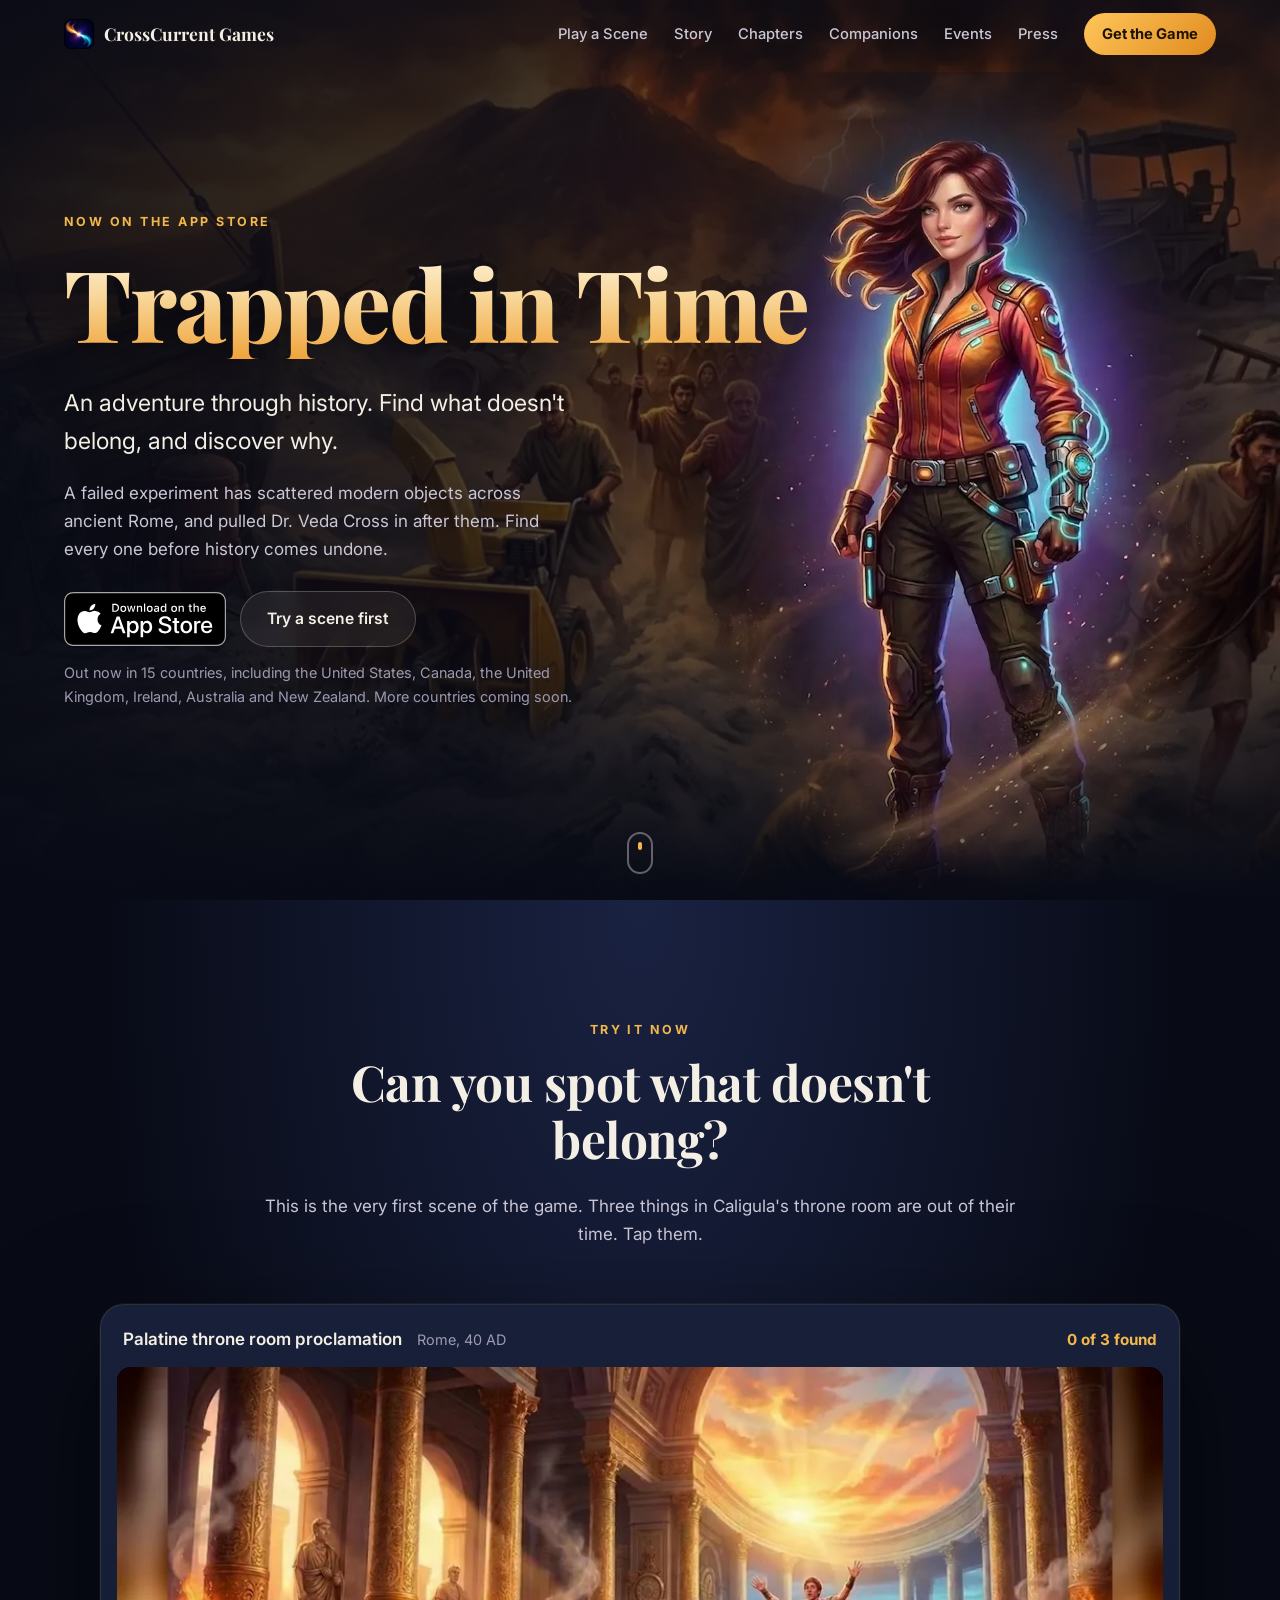
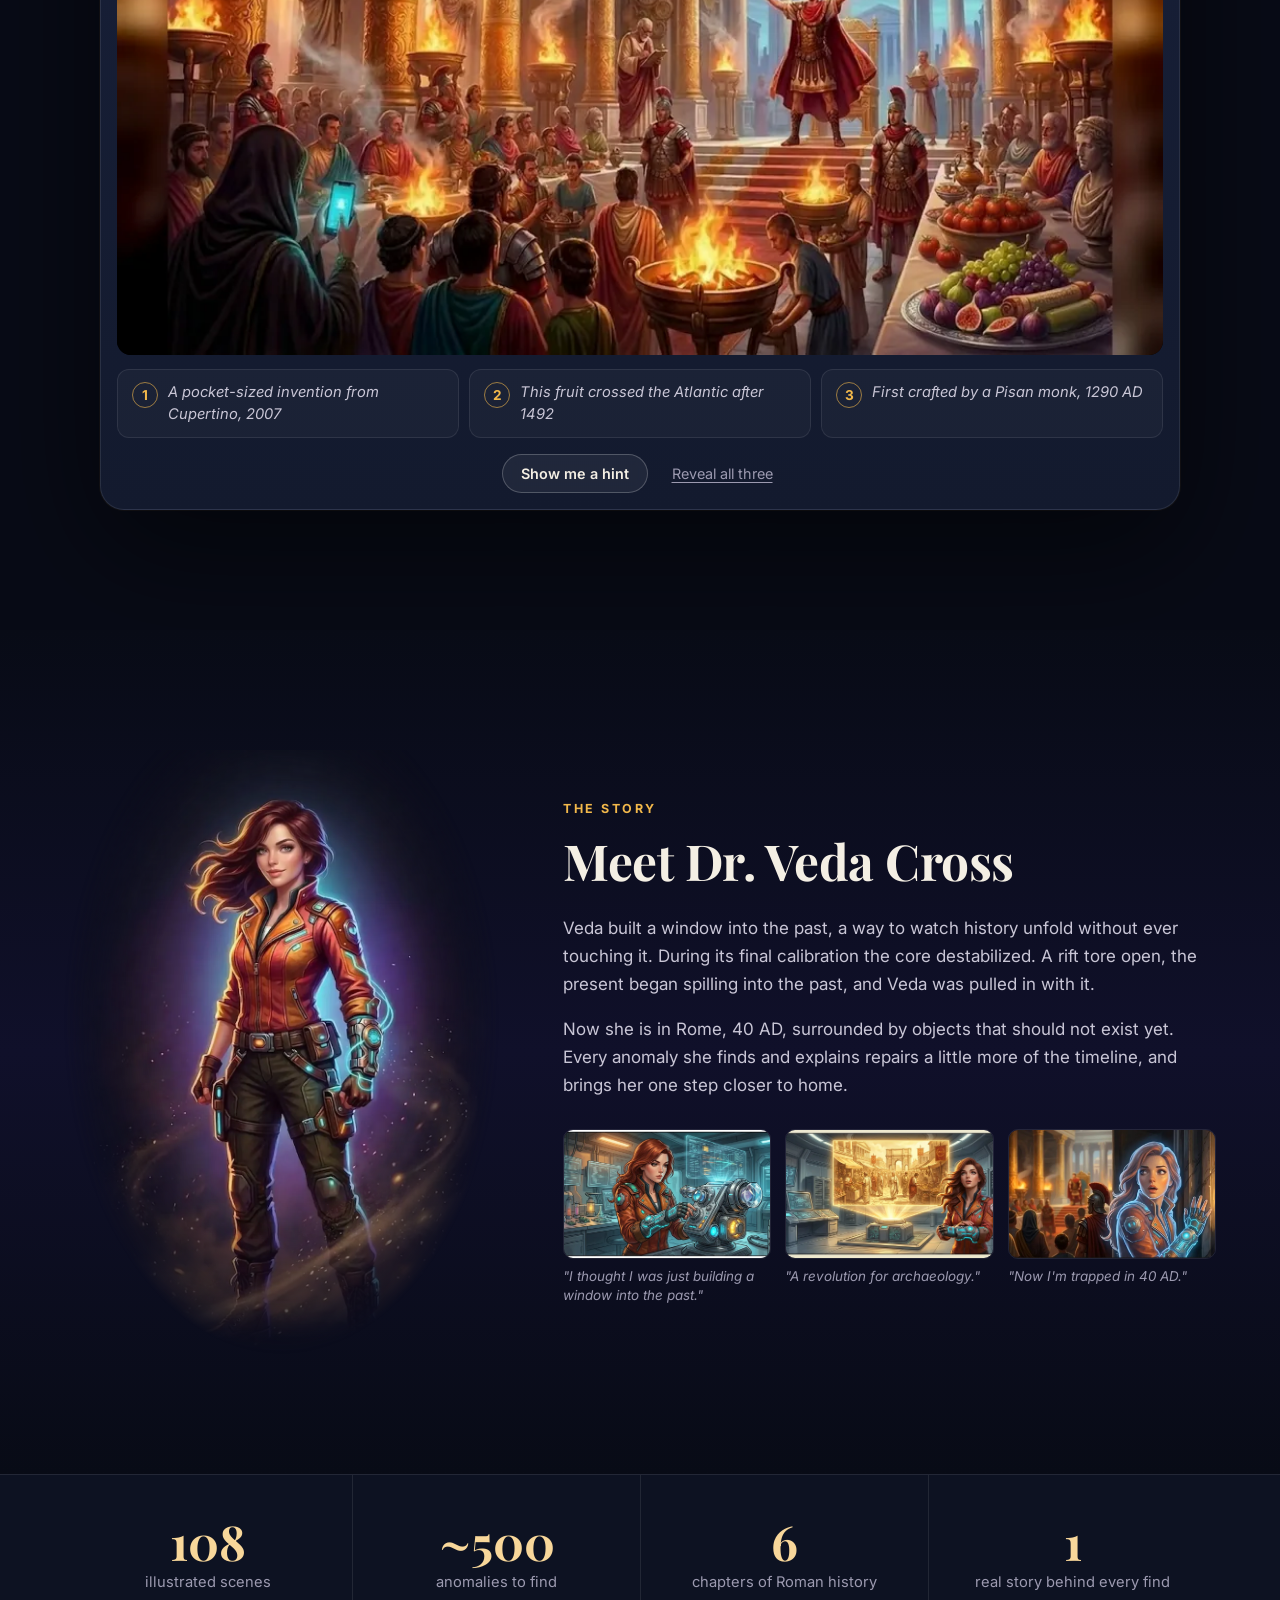
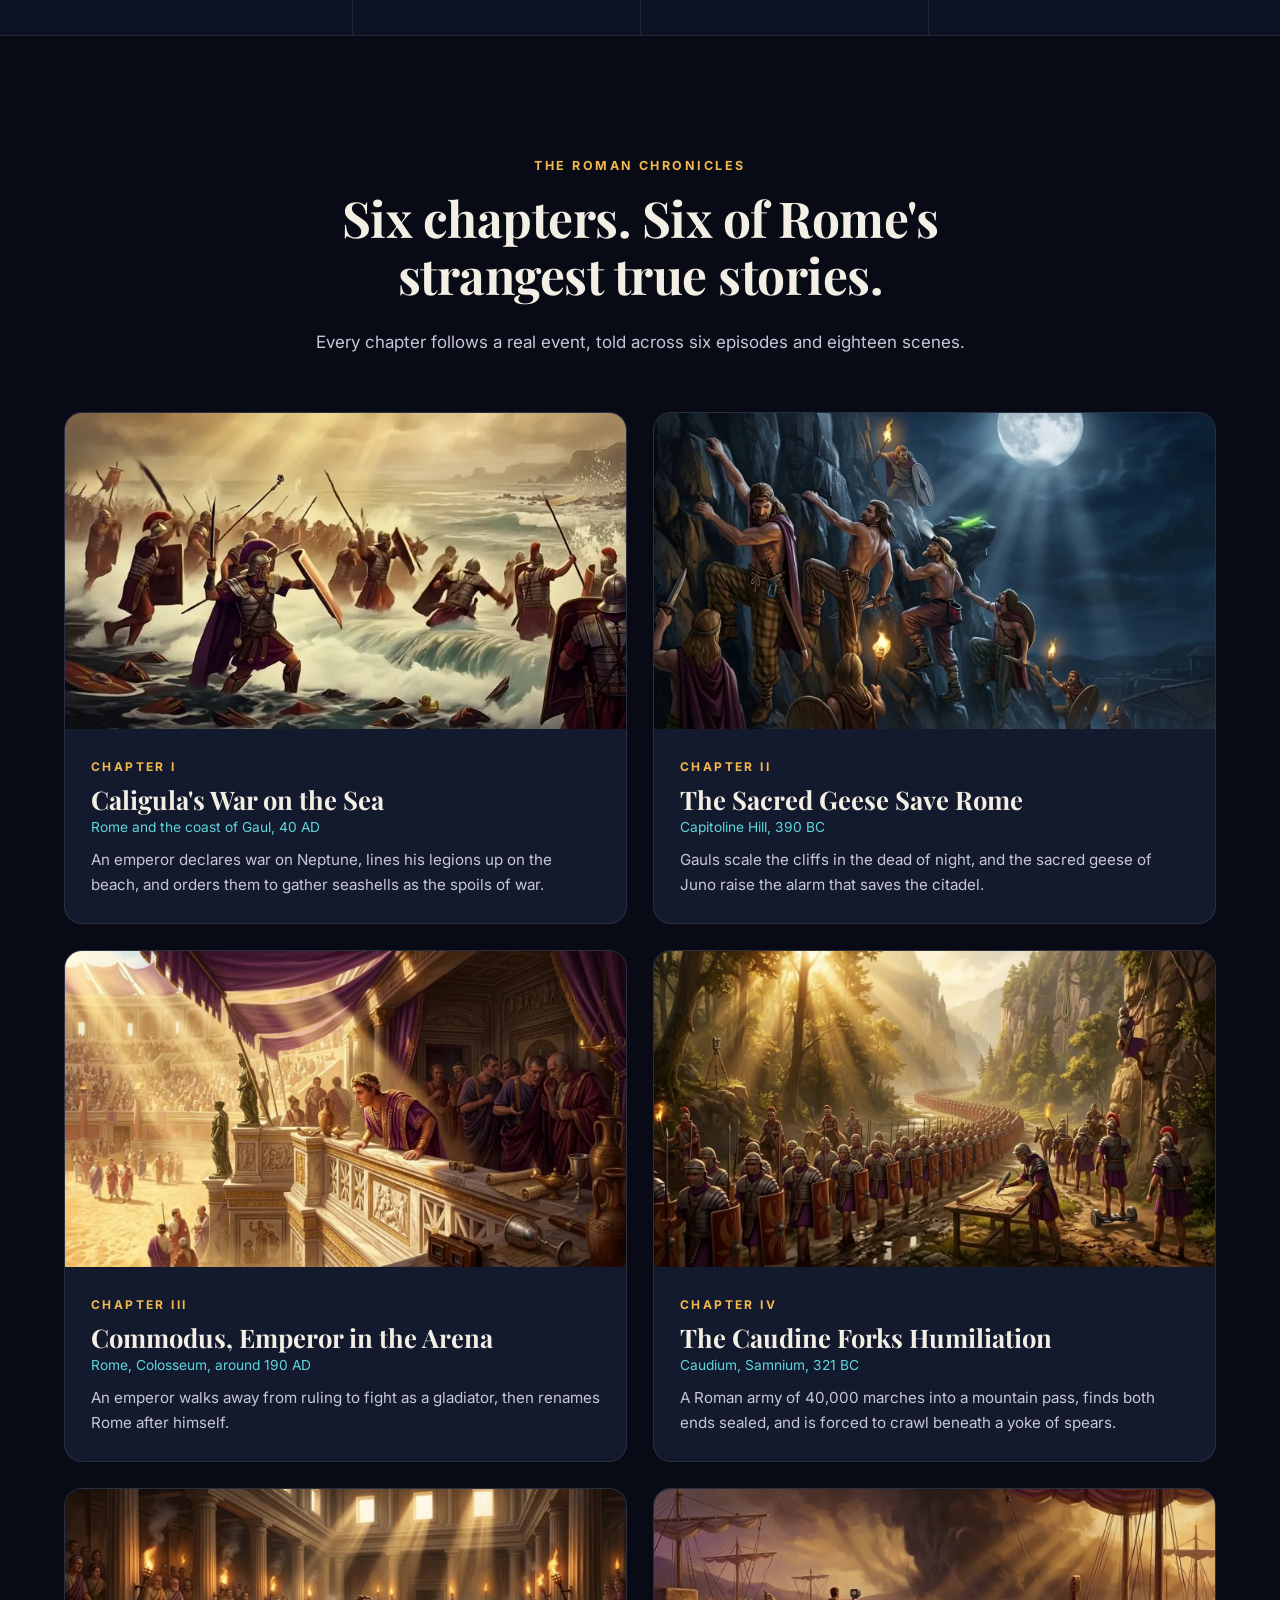
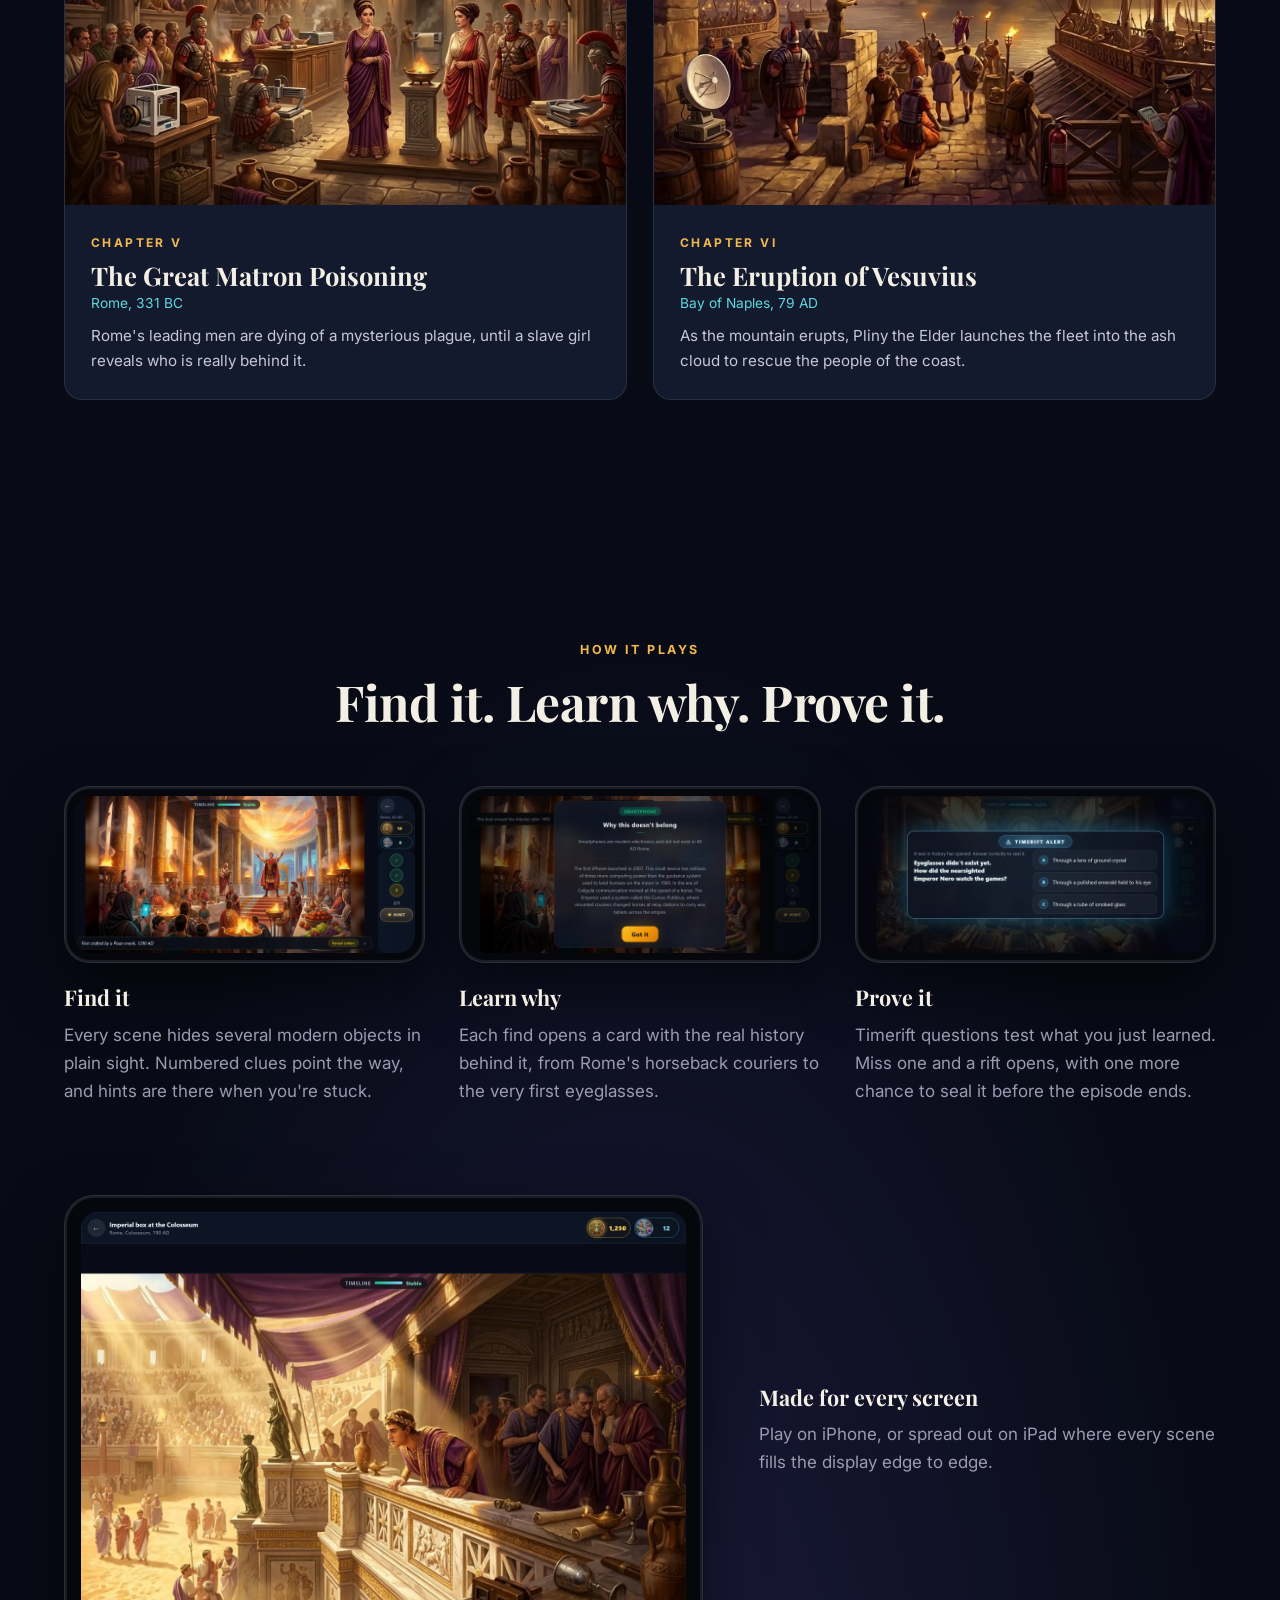
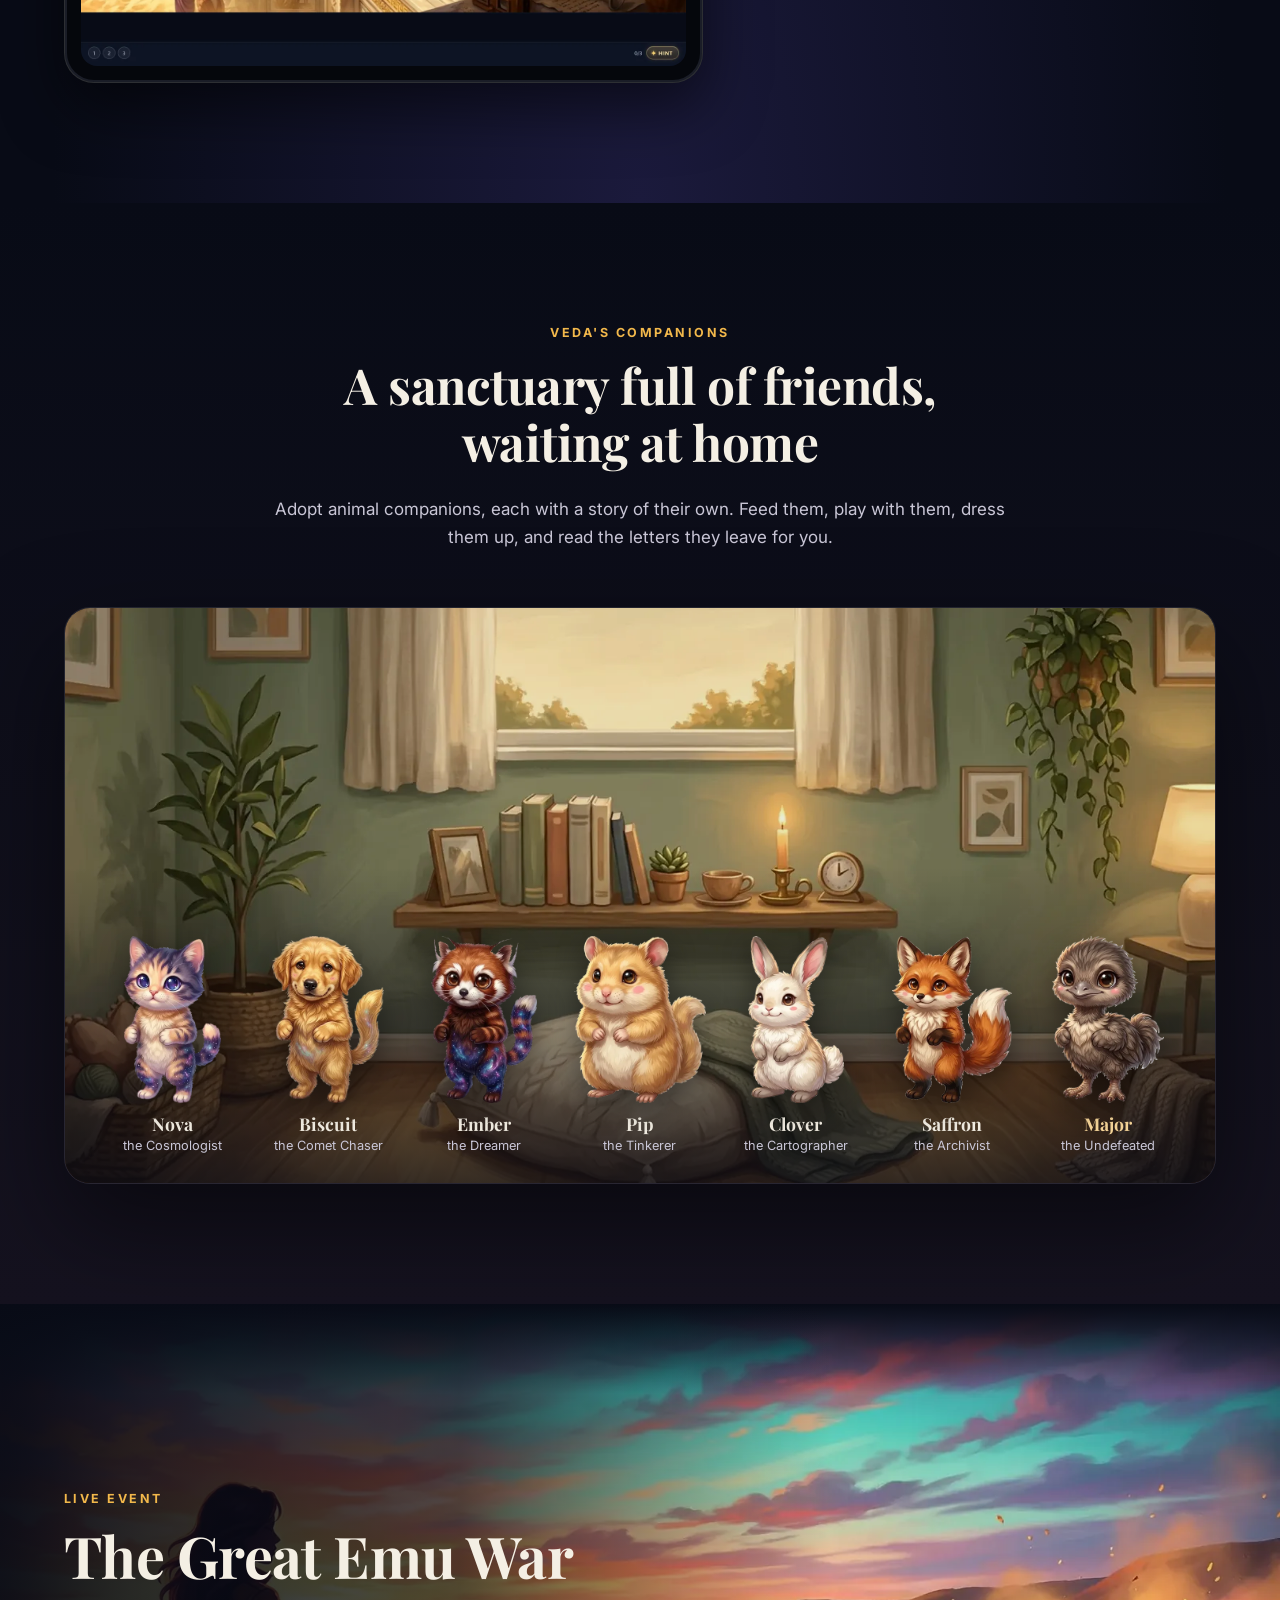
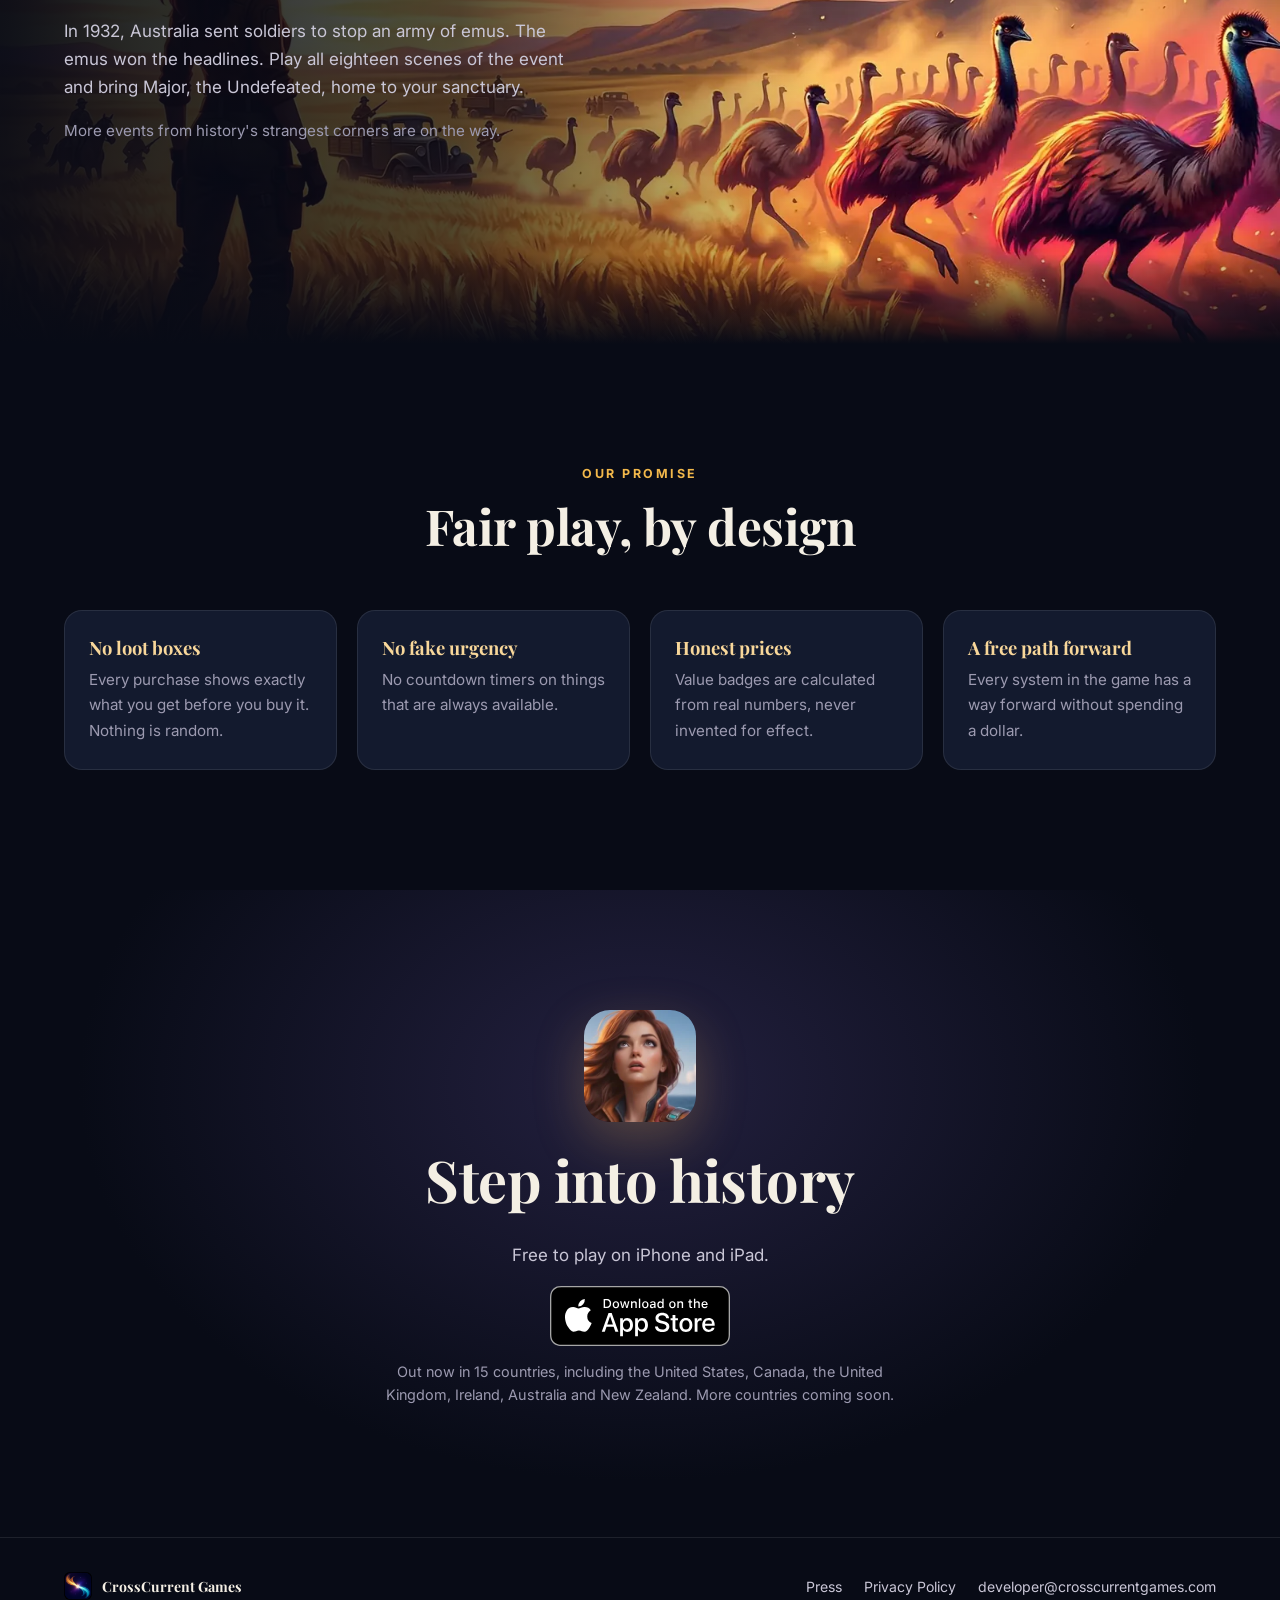
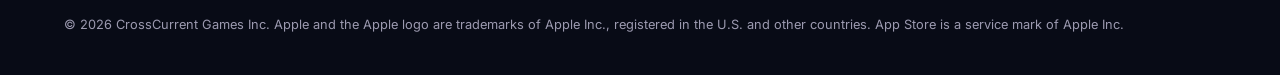
<file: index.html>
<!doctype html>
<html lang="en" class="no-js">
<head>
  <meta charset="utf-8" />
  <meta name="viewport" content="width=device-width, initial-scale=1" />
  <title>Trapped in Time | A hidden object adventure through history</title>
  <meta name="description" content="Trapped in Time is a hidden object adventure through real history. Find the modern objects hiding in ancient Rome, learn why they don't belong, and help Dr. Veda Cross find her way home." />
  <link rel="canonical" href="https://crosscurrentgames.com/" />

  <link rel="icon" type="image/png" sizes="32x32" href="assets/images/favicon-32.png" />
  <link rel="icon" type="image/png" sizes="192x192" href="assets/images/favicon-192.png" />
  <link rel="apple-touch-icon" sizes="180x180" href="assets/images/apple-touch-icon.png" />

  <meta property="og:type" content="website" />
  <meta property="og:site_name" content="CrossCurrent Games" />
  <meta property="og:title" content="Trapped in Time | A hidden object adventure through history" />
  <meta property="og:description" content="Find what doesn't belong in ancient Rome, and discover why. Now on the App Store." />
  <meta property="og:image" content="https://crosscurrentgames.com/assets/images/og-preview.jpg" />
  <meta property="og:url" content="https://crosscurrentgames.com/" />
  <meta name="twitter:card" content="summary_large_image" />
  <meta name="twitter:title" content="Trapped in Time | A hidden object adventure through history" />
  <meta name="twitter:description" content="Find what doesn't belong in ancient Rome, and discover why. Now on the App Store." />
  <meta name="twitter:image" content="https://crosscurrentgames.com/assets/images/og-preview.jpg" />
  <meta name="apple-itunes-app" content="app-id=6814600221" />
  <meta name="theme-color" content="#080b16" />

  <link rel="preconnect" href="https://fonts.googleapis.com" />
  <link rel="preconnect" href="https://fonts.gstatic.com" crossorigin />
  <link href="https://fonts.googleapis.com/css2?family=Inter:wght@400;500;600;700&family=Playfair+Display:wght@600;700;800&display=swap" rel="stylesheet" />
  <link rel="preload" as="image" href="assets/media/hero.webp" />
  <link rel="stylesheet" href="assets/site.css" />
</head>
<body>

  <header class="site-header" id="site-header">
    <div class="wrap header-row">
      <a href="#top" class="brand">
        <img src="assets/images/favicon-192.png" alt="" width="30" height="30" />
        <span>CrossCurrent Games</span>
      </a>
      <nav class="main-nav" id="main-nav" aria-label="Main">
        <a href="#demo">Play a Scene</a>
        <a href="#story">Story</a>
        <a href="#chapters">Chapters</a>
        <a href="#companions">Companions</a>
        <a href="#events">Events</a>
        <a href="press.html">Press</a>
        <a href="https://apps.apple.com/app/id6814600221" class="nav-cta">Get the Game</a>
      </nav>
      <button class="nav-toggle" id="nav-toggle" aria-label="Open menu" aria-expanded="false" aria-controls="main-nav">
        <span></span><span></span><span></span>
      </button>
    </div>
  </header>

  <main id="top">

    <!-- ============ HERO ============ -->
    <section class="hero" aria-label="Trapped in Time">
      <div class="hero-media" aria-hidden="true">
        <video class="hero-video" id="hero-video" autoplay muted loop playsinline preload="metadata" poster="assets/media/hero.webp">
          <source src="assets/media/hero.mp4" type="video/mp4" />
        </video>
        <div class="hero-shade"></div>
      </div>
      <img class="hero-veda" src="assets/media/veda.webp" alt="Dr. Veda Cross" width="900" height="1248" />
      <div class="wrap hero-content">
        <p class="eyebrow">Now on the App Store</p>
        <h1 class="title-gradient">Trapped in Time</h1>
        <p class="hero-tagline">An adventure through history. Find what doesn't belong, and discover why.</p>
        <p class="hero-lede">A failed experiment has scattered modern objects across ancient Rome, and pulled Dr. Veda Cross in after them. Find every one before history comes undone.</p>
        <div class="cta-row">
          <a href="https://apps.apple.com/app/id6814600221" class="app-store-badge" aria-label="Download Trapped in Time on the App Store"><img src="assets/images/app-store-badge.svg" alt="Download on the App Store" width="162" height="54" /></a>
          <a href="#demo" class="btn btn-ghost">Try a scene first</a>
        </div>
        <p class="availability-note">Out now in 15 countries, including the United States, Canada, the United Kingdom, Ireland, Australia and New Zealand. More countries coming soon.</p>
      </div>
      <a href="#demo" class="scroll-cue" aria-label="Scroll to the demo"><span></span></a>
    </section>

    <!-- ============ DEMO ============ -->
    <section class="section demo-section" id="demo">
      <div class="wrap">
        <div class="section-head reveal">
          <p class="eyebrow">Try it now</p>
          <h2>Can you spot what doesn't belong?</h2>
          <p>This is the very first scene of the game. Three things in Caligula's throne room are out of their time. Tap them.</p>
        </div>

        <div class="demo reveal" id="demo-game">
          <div class="demo-bar">
            <div class="demo-title">
              <strong>Palatine throne room proclamation</strong>
              <span>Rome, 40 AD</span>
            </div>
            <div class="demo-status"><span id="demo-count">0</span> of 3 found</div>
          </div>
          <div class="demo-stage" id="demo-stage" role="group" aria-label="Scene. Tap the objects that don't belong in ancient Rome.">
            <picture>
              <source media="(max-width: 700px)" srcset="assets/media/demo-throne-room-sm.webp" />
              <img src="assets/media/demo-throne-room.webp" alt="Emperor Caligula addresses his court in a golden throne room, with three modern objects hidden in the crowd" width="1920" height="1080" draggable="false" />
            </picture>
            <video class="demo-video" id="demo-video" muted loop playsinline preload="none" aria-hidden="true" data-src="assets/media/demo-throne-room.mp4" data-src-small="assets/media/demo-throne-room-sm.mp4"></video>
            <div class="demo-marks" id="demo-marks"></div>
          </div>
          <ol class="demo-clues" id="demo-clues"></ol>
          <div class="demo-actions">
            <button type="button" class="btn btn-ghost btn-small" id="demo-hint">Show me a hint</button>
            <button type="button" class="btn-link" id="demo-reveal">Reveal all three</button>
          </div>

          <div class="demo-card-backdrop" id="demo-card" hidden>
            <div class="demo-card" role="dialog" aria-modal="true" aria-labelledby="demo-card-label">
              <p class="demo-card-tag" id="demo-card-label"></p>
              <h3>Why this doesn't belong</h3>
              <p class="demo-card-short" id="demo-card-short"></p>
              <p class="demo-card-detail" id="demo-card-detail"></p>
              <button type="button" class="btn btn-gold" id="demo-card-close">Got it</button>
            </div>
          </div>

          <div class="demo-done" id="demo-done" hidden>
            <p class="demo-done-title">You found all three.</p>
            <p>There are nearly 500 more waiting across 108 scenes, each with the real history behind it.</p>
            <a href="https://apps.apple.com/app/id6814600221" class="app-store-badge" aria-label="Download Trapped in Time on the App Store"><img src="assets/images/app-store-badge.svg" alt="Download on the App Store" width="150" height="50" /></a>
          </div>
        </div>
      </div>
    </section>

    <!-- ============ STORY ============ -->
    <section class="section story-section" id="story">
      <div class="wrap story-grid">
        <div class="story-portrait reveal">
          <img src="assets/media/veda.webp" alt="Dr. Veda Cross in her leather jacket, with a glowing gauntlet on one arm" width="900" height="1248" loading="lazy" />
        </div>
        <div class="story-copy reveal">
          <p class="eyebrow">The story</p>
          <h2>Meet Dr. Veda Cross</h2>
          <p>Veda built a window into the past, a way to watch history unfold without ever touching it. During its final calibration the core destabilized. A rift tore open, the present began spilling into the past, and Veda was pulled in with it.</p>
          <p>Now she is in Rome, 40 AD, surrounded by objects that should not exist yet. Every anomaly she finds and explains repairs a little more of the timeline, and brings her one step closer to home.</p>
          <div class="comic-strip">
            <figure>
              <img src="assets/media/comic-1.webp" alt="Veda adjusting her time viewing device in a modern lab" width="1000" height="558" loading="lazy" />
              <figcaption>"I thought I was just building a window into the past."</figcaption>
            </figure>
            <figure>
              <img src="assets/media/comic-2.webp" alt="A glowing projection of an ancient Roman street above the device" width="1000" height="558" loading="lazy" />
              <figcaption>"A revolution for archaeology."</figcaption>
            </figure>
            <figure>
              <img src="assets/media/comic-7.webp" alt="Veda hiding behind a pillar in Caligula's throne room" width="1000" height="472" loading="lazy" />
              <figcaption>"Now I'm trapped in 40 AD."</figcaption>
            </figure>
          </div>
        </div>
      </div>
    </section>

    <!-- ============ STATS ============ -->
    <section class="stats-band" aria-label="The game in numbers">
      <div class="wrap stats-row">
        <div class="stat reveal"><strong>108</strong><span>illustrated scenes</span></div>
        <div class="stat reveal"><strong>~500</strong><span>anomalies to find</span></div>
        <div class="stat reveal"><strong>6</strong><span>chapters of Roman history</span></div>
        <div class="stat reveal"><strong>1</strong><span>real story behind every find</span></div>
      </div>
    </section>

    <!-- ============ CHAPTERS ============ -->
    <section class="section chapters-section" id="chapters">
      <div class="wrap">
        <div class="section-head reveal">
          <p class="eyebrow">The Roman Chronicles</p>
          <h2>Six chapters. Six of Rome's strangest true stories.</h2>
          <p>Every chapter follows a real event, told across six episodes and eighteen scenes.</p>
        </div>
        <div class="chapter-grid">
          <article class="chapter-card reveal">
            <picture>
              <source media="(max-width: 700px)" srcset="assets/media/chapter-caligula-sm.webp" />
              <img src="assets/media/chapter-caligula.webp" alt="Roman legionaries charging into the surf with swords and shields" width="1400" height="783" loading="lazy" />
            </picture>
            <div class="chapter-body">
              <span class="chapter-num">Chapter I</span>
              <h3>Caligula's War on the Sea</h3>
              <p class="chapter-place">Rome and the coast of Gaul, 40 AD</p>
              <p>An emperor declares war on Neptune, lines his legions up on the beach, and orders them to gather seashells as the spoils of war.</p>
            </div>
          </article>
          <article class="chapter-card reveal">
            <picture>
              <source media="(max-width: 700px)" srcset="assets/media/chapter-geese-sm.webp" />
              <img src="assets/media/chapter-geese.webp" alt="Gallic warriors climbing a moonlit cliff by torchlight" width="1400" height="783" loading="lazy" />
            </picture>
            <div class="chapter-body">
              <span class="chapter-num">Chapter II</span>
              <h3>The Sacred Geese Save Rome</h3>
              <p class="chapter-place">Capitoline Hill, 390 BC</p>
              <p>Gauls scale the cliffs in the dead of night, and the sacred geese of Juno raise the alarm that saves the citadel.</p>
            </div>
          </article>
          <article class="chapter-card reveal">
            <picture>
              <source media="(max-width: 700px)" srcset="assets/media/chapter-commodus-sm.webp" />
              <img src="assets/media/chapter-commodus.webp" alt="Emperor Commodus leaning over his box at the Colosseum" width="1400" height="783" loading="lazy" />
            </picture>
            <div class="chapter-body">
              <span class="chapter-num">Chapter III</span>
              <h3>Commodus, Emperor in the Arena</h3>
              <p class="chapter-place">Rome, Colosseum, around 190 AD</p>
              <p>An emperor walks away from ruling to fight as a gladiator, then renames Rome after himself.</p>
            </div>
          </article>
          <article class="chapter-card reveal">
            <picture>
              <source media="(max-width: 700px)" srcset="assets/media/chapter-caudine-sm.webp" />
              <img src="assets/media/chapter-caudine.webp" alt="A long column of Roman soldiers marching into a sunlit mountain gorge" width="1400" height="783" loading="lazy" />
            </picture>
            <div class="chapter-body">
              <span class="chapter-num">Chapter IV</span>
              <h3>The Caudine Forks Humiliation</h3>
              <p class="chapter-place">Caudium, Samnium, 321 BC</p>
              <p>A Roman army of 40,000 marches into a mountain pass, finds both ends sealed, and is forced to crawl beneath a yoke of spears.</p>
            </div>
          </article>
          <article class="chapter-card reveal">
            <picture>
              <source media="(max-width: 700px)" srcset="assets/media/chapter-poisoning-sm.webp" />
              <img src="assets/media/chapter-poisoning.webp" alt="Roman matrons standing trial in a crowded hall" width="1400" height="783" loading="lazy" />
            </picture>
            <div class="chapter-body">
              <span class="chapter-num">Chapter V</span>
              <h3>The Great Matron Poisoning</h3>
              <p class="chapter-place">Rome, 331 BC</p>
              <p>Rome's leading men are dying of a mysterious plague, until a slave girl reveals who is really behind it.</p>
            </div>
          </article>
          <article class="chapter-card reveal">
            <picture>
              <source media="(max-width: 700px)" srcset="assets/media/chapter-vesuvius-sm.webp" />
              <img src="assets/media/chapter-vesuvius.webp" alt="The Roman fleet launching from a torchlit harbor under an ash filled sky" width="1400" height="783" loading="lazy" />
            </picture>
            <div class="chapter-body">
              <span class="chapter-num">Chapter VI</span>
              <h3>The Eruption of Vesuvius</h3>
              <p class="chapter-place">Bay of Naples, 79 AD</p>
              <p>As the mountain erupts, Pliny the Elder launches the fleet into the ash cloud to rescue the people of the coast.</p>
            </div>
          </article>
        </div>
      </div>
    </section>

    <!-- ============ HOW IT PLAYS ============ -->
    <section class="section play-section" id="how-it-plays">
      <div class="wrap">
        <div class="section-head reveal">
          <p class="eyebrow">How it plays</p>
          <h2>Find it. Learn why. Prove it.</h2>
        </div>
        <div class="play-grid">
          <div class="play-step reveal">
            <div class="device device-phone"><img src="assets/media/screen-iphone-search.webp" alt="A scene in progress on iPhone, with two of three anomalies found" width="1400" height="644" loading="lazy" /></div>
            <h3>Find it</h3>
            <p>Every scene hides several modern objects in plain sight. Numbered clues point the way, and hints are there when you're stuck.</p>
          </div>
          <div class="play-step reveal">
            <div class="device device-phone"><img src="assets/media/screen-iphone-card.webp" alt="An explanation card about the smartphone found in Caligula's court" width="1400" height="644" loading="lazy" /></div>
            <h3>Learn why</h3>
            <p>Each find opens a card with the real history behind it, from Rome's horseback couriers to the very first eyeglasses.</p>
          </div>
          <div class="play-step reveal">
            <div class="device device-phone"><img src="assets/media/screen-iphone-timerift.webp" alt="A Timerift question asking how Nero watched the games without eyeglasses" width="1400" height="644" loading="lazy" /></div>
            <h3>Prove it</h3>
            <p>Timerift questions test what you just learned. Miss one and a rift opens, with one more chance to seal it before the episode ends.</p>
          </div>
        </div>
        <div class="ipad-showcase reveal">
          <div class="device device-tablet"><img src="assets/media/screen-ipad-colosseum.webp" alt="The Colosseum scene on iPad" width="1400" height="1050" loading="lazy" /></div>
          <div class="ipad-copy">
            <h3>Made for every screen</h3>
            <p>Play on iPhone, or spread out on iPad where every scene fills the display edge to edge.</p>
          </div>
        </div>
      </div>
    </section>

    <!-- ============ COMPANIONS ============ -->
    <section class="section companions-section" id="companions">
      <div class="wrap">
        <div class="section-head reveal">
          <p class="eyebrow">Veda's Companions</p>
          <h2>A sanctuary full of friends, waiting at home</h2>
          <p>Adopt animal companions, each with a story of their own. Feed them, play with them, dress them up, and read the letters they leave for you.</p>
        </div>
        <div class="sanctuary reveal">
          <img class="sanctuary-room" src="assets/media/sanctuary-room.webp" alt="" width="1600" height="900" loading="lazy" />
          <ul class="companion-row">
            <li><img src="assets/media/companion-cat.webp" alt="" width="245" height="420" loading="lazy" /><strong>Nova</strong><span>the Cosmologist</span></li>
            <li><img src="assets/media/companion-dog.webp" alt="" width="282" height="420" loading="lazy" /><strong>Biscuit</strong><span>the Comet Chaser</span></li>
            <li><img src="assets/media/companion-red-panda.webp" alt="" width="268" height="420" loading="lazy" /><strong>Ember</strong><span>the Dreamer</span></li>
            <li><img src="assets/media/companion-hamster.webp" alt="" width="334" height="420" loading="lazy" /><strong>Pip</strong><span>the Tinkerer</span></li>
            <li><img src="assets/media/companion-rabbit.webp" alt="" width="240" height="420" loading="lazy" /><strong>Clover</strong><span>the Cartographer</span></li>
            <li><img src="assets/media/companion-fox.webp" alt="" width="305" height="420" loading="lazy" /><strong>Saffron</strong><span>the Archivist</span></li>
            <li class="companion-major"><img src="assets/media/companion-emu.webp" alt="" width="283" height="420" loading="lazy" /><strong>Major</strong><span>the Undefeated</span></li>
          </ul>
        </div>
      </div>
    </section>

    <!-- ============ EVENTS ============ -->
    <section class="event-band" id="events">
      <picture class="event-art">
        <img src="assets/media/event-emu-war.webp" alt="Veda watching a flock of emus race across a wheat field at sunset as soldiers follow in trucks" width="1600" height="855" loading="lazy" />
      </picture>
      <div class="wrap event-content reveal">
        <p class="eyebrow">Live event</p>
        <h2>The Great Emu War</h2>
        <p>In 1932, Australia sent soldiers to stop an army of emus. The emus won the headlines. Play all eighteen scenes of the event and bring Major, the Undefeated, home to your sanctuary.</p>
        <p class="event-more">More events from history's strangest corners are on the way.</p>
      </div>
    </section>

    <!-- ============ FAIR PLAY ============ -->
    <section class="section fair-section" id="fair-play">
      <div class="wrap">
        <div class="section-head reveal">
          <p class="eyebrow">Our promise</p>
          <h2>Fair play, by design</h2>
        </div>
        <div class="fair-grid">
          <div class="fair-item reveal"><h3>No loot boxes</h3><p>Every purchase shows exactly what you get before you buy it. Nothing is random.</p></div>
          <div class="fair-item reveal"><h3>No fake urgency</h3><p>No countdown timers on things that are always available.</p></div>
          <div class="fair-item reveal"><h3>Honest prices</h3><p>Value badges are calculated from real numbers, never invented for effect.</p></div>
          <div class="fair-item reveal"><h3>A free path forward</h3><p>Every system in the game has a way forward without spending a dollar.</p></div>
        </div>
      </div>
    </section>

    <!-- ============ FINAL CTA ============ -->
    <section class="final-cta">
      <div class="wrap final-cta-inner reveal">
        <img src="assets/media/app-icon.webp" alt="" width="112" height="112" class="final-icon" loading="lazy" />
        <h2>Step into history</h2>
        <p>Free to play on iPhone and iPad.</p>
        <a href="https://apps.apple.com/app/id6814600221" class="app-store-badge" aria-label="Download Trapped in Time on the App Store"><img src="assets/images/app-store-badge.svg" alt="Download on the App Store" width="180" height="60" /></a>
        <p class="availability-note">Out now in 15 countries, including the United States, Canada, the United Kingdom, Ireland, Australia and New Zealand. More countries coming soon.</p>
      </div>
    </section>

  </main>

  <footer class="site-footer">
    <div class="wrap footer-row">
      <div class="footer-brand">
        <img src="assets/images/favicon-192.png" alt="" width="28" height="28" />
        <span>CrossCurrent Games</span>
      </div>
      <nav class="footer-links" aria-label="Footer">
        <a href="press.html">Press</a>
        <a href="privacy.html">Privacy Policy</a>
        <a href="mailto:developer@crosscurrentgames.com">developer@crosscurrentgames.com</a>
      </nav>
      <p class="copyright">© <span id="year">2026</span> CrossCurrent Games Inc. Apple and the Apple logo are trademarks of Apple Inc., registered in the U.S. and other countries. App Store is a service mark of Apple Inc.</p>
    </div>
  </footer>

  <script src="assets/site.js" defer></script>
</body>
</html>
</file>
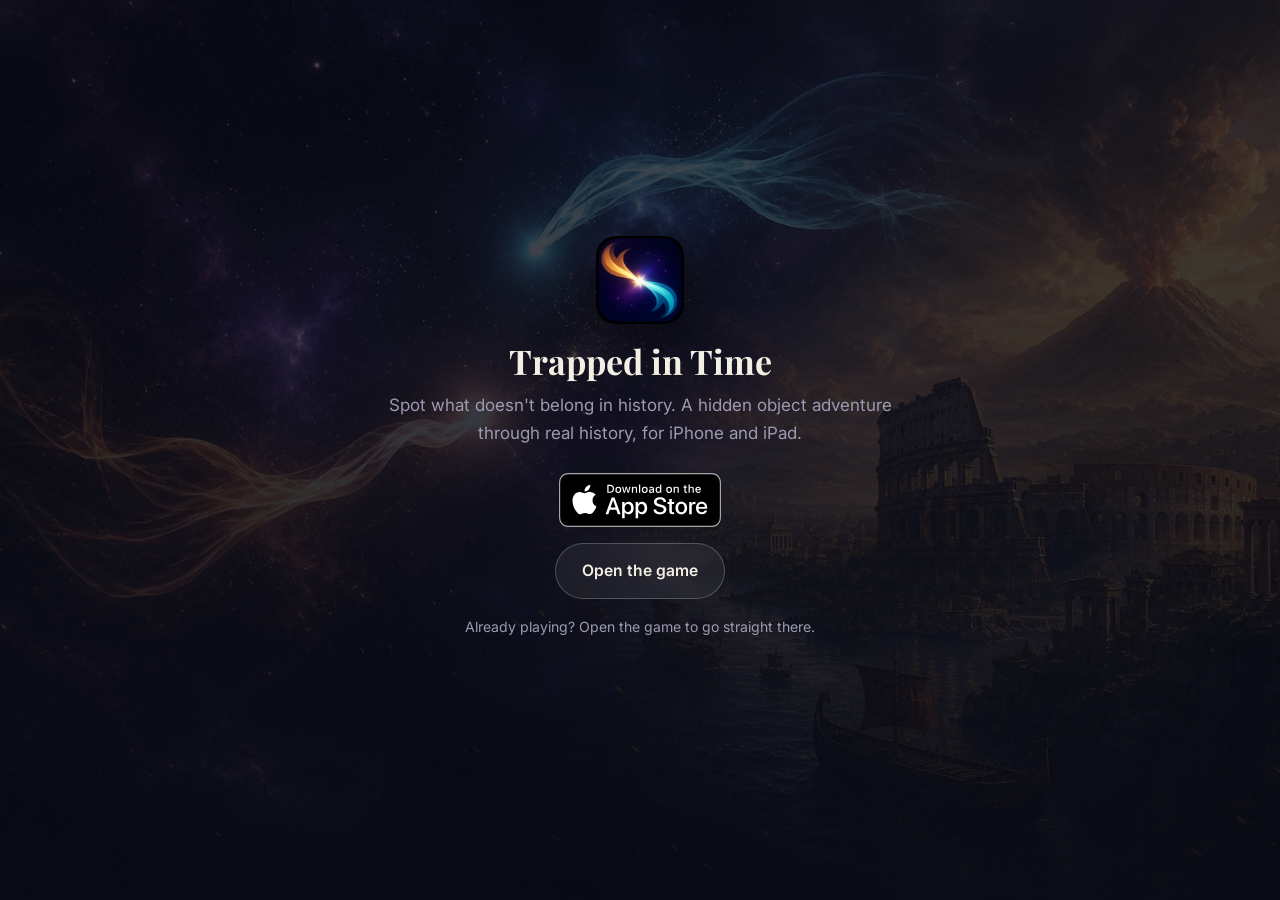
<file: open/index.html>
<!doctype html>
<html lang="en">
<head>
  <meta charset="utf-8" />
  <meta name="viewport" content="width=device-width, initial-scale=1" />
  <title>Trapped in Time | CrossCurrent Games</title>
  <meta name="description" content="Spot what doesn't belong in history. Trapped in Time is a hidden object adventure through real history for iPhone and iPad." />
  <meta name="robots" content="noindex" />
  <link rel="icon" type="image/png" sizes="32x32" href="../assets/images/favicon-32.png" />
  <link rel="apple-touch-icon" sizes="180x180" href="../assets/images/apple-touch-icon.png" />
  <meta property="og:type" content="website" />
  <meta property="og:title" content="Trapped in Time" />
  <meta property="og:description" content="Spot what doesn't belong in history." />
  <meta property="og:image" content="https://crosscurrentgames.com/assets/images/og-preview.jpg" />
  <meta name="apple-itunes-app" content="app-id=6814600221" />
  <meta name="theme-color" content="#080b16" />
  <link rel="preconnect" href="https://fonts.googleapis.com" />
  <link rel="preconnect" href="https://fonts.gstatic.com" crossorigin />
  <link href="https://fonts.googleapis.com/css2?family=Inter:wght@400;500;600;700&family=Playfair+Display:wght@600;700;800&display=swap" rel="stylesheet" />
  <link rel="stylesheet" href="../assets/site.css" />
  <style>
    /* Where links into the game land when the game is not installed, or when
       an in-app browser (TikTok, Instagram) opened the link instead of iOS.
       With the game installed, iOS opens it directly and this page never shows. */
    .open-page {
      min-height: 100vh;
      display: flex;
      align-items: center;
      justify-content: center;
      padding: 48px 20px;
      background: linear-gradient(rgba(8, 11, 22, 0.72), rgba(8, 11, 22, 0.92)), url("../assets/images/hero.jpg") center / cover no-repeat;
      text-align: center;
    }
    .open-card { width: 100%; max-width: 520px; }
    .open-card img.open-icon { display: block; margin: 0 auto; width: 88px; height: 88px; border-radius: 20px; box-shadow: 0 12px 32px rgba(0, 0, 0, 0.45); }
    .open-card h1 { margin: 18px 0 10px; }
    .open-card p { color: var(--ink-mute); margin: 0 0 26px; }
    .open-actions { display: flex; flex-direction: column; align-items: center; gap: 16px; }
    .open-note { font-size: 0.88rem; margin-top: 4px; }
  </style>
</head>
<body>
  <main class="open-page">
    <div class="open-card">
      <img class="open-icon" src="../assets/images/favicon-512.png" alt="" width="88" height="88" />
      <h1>Trapped in Time</h1>
      <p>Spot what doesn't belong in history. A hidden object adventure through real history, for iPhone and iPad.</p>
      <div class="open-actions">
        <a id="store-link" href="https://apps.apple.com/app/id6814600221" class="app-store-badge" aria-label="Download Trapped in Time on the App Store"><img src="../assets/images/app-store-badge.svg" alt="Download on the App Store" width="180" height="60" /></a>
        <a id="open-link" href="trappedintime://home" class="btn btn-ghost">Open the game</a>
        <p class="open-note">Already playing? Open the game to go straight there.</p>
      </div>
    </div>
  </main>
  <script>
    // Carries the link's destination into the game, and its campaign into the
    // App Store link so App Store Connect can count installs from it.
    (function () {
      var params = new URLSearchParams(window.location.search);
      var path = window.location.pathname.replace(/^\/open\/?/, "").replace(/\/+$/, "");
      var to = params.get("to") || path || "home";
      if (!/^[a-z0-9_\/-]{1,80}$/i.test(to)) to = "home";
      document.getElementById("open-link").href = "trappedintime://" + to;
      var ref = params.get("ref");
      if (ref && /^[A-Za-z0-9_.-]{1,40}$/.test(ref)) {
        document.getElementById("store-link").href =
          "https://apps.apple.com/app/apple-store/id6814600221?pt=129323694&ct=" + encodeURIComponent(ref) + "&mt=8";
      }
    })();
  </script>
</body>
</html>
</file>
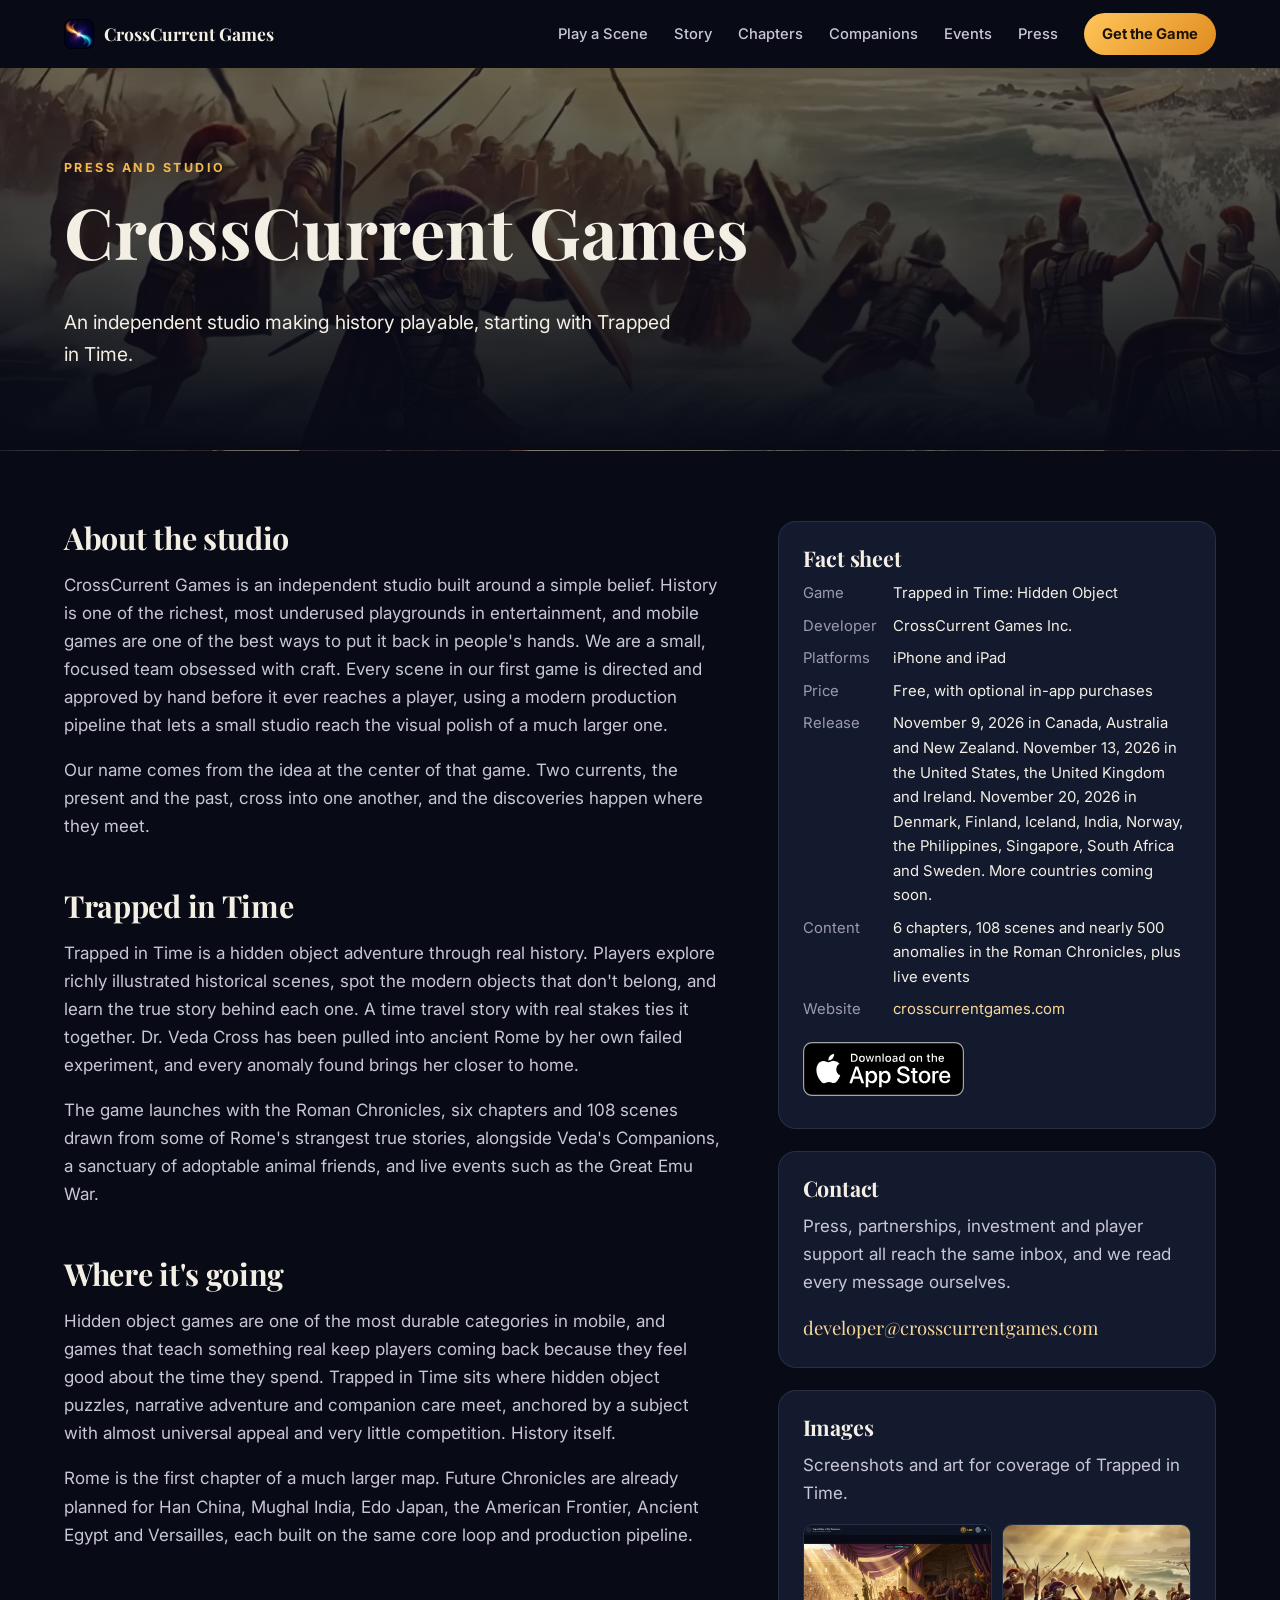
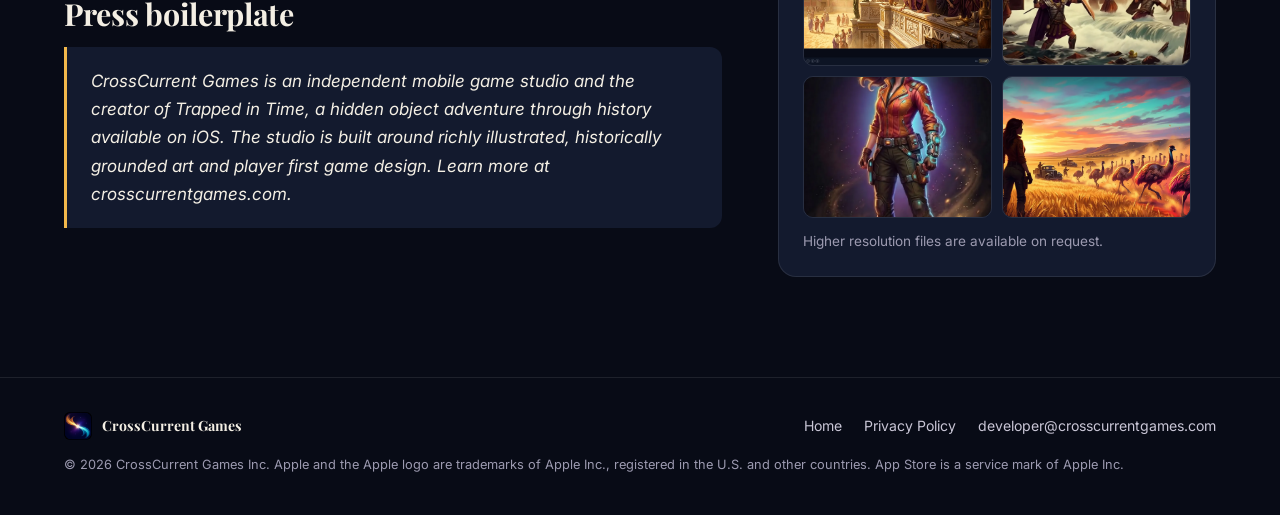
<file: press.html>
<!doctype html>
<html lang="en" class="no-js">
<head>
  <meta charset="utf-8" />
  <meta name="viewport" content="width=device-width, initial-scale=1" />
  <title>Press and Studio | CrossCurrent Games</title>
  <meta name="description" content="Press information for Trapped in Time and CrossCurrent Games. Fact sheet, studio background, press boilerplate and contact." />
  <link rel="canonical" href="https://crosscurrentgames.com/press.html" />
  <link rel="icon" type="image/png" sizes="32x32" href="assets/images/favicon-32.png" />
  <link rel="apple-touch-icon" sizes="180x180" href="assets/images/apple-touch-icon.png" />
  <meta property="og:type" content="website" />
  <meta property="og:title" content="Press and Studio | CrossCurrent Games" />
  <meta property="og:image" content="https://crosscurrentgames.com/assets/images/og-preview.jpg" />
  <meta name="theme-color" content="#080b16" />
  <link rel="preconnect" href="https://fonts.googleapis.com" />
  <link rel="preconnect" href="https://fonts.gstatic.com" crossorigin />
  <link href="https://fonts.googleapis.com/css2?family=Inter:wght@400;500;600;700&family=Playfair+Display:wght@600;700;800&display=swap" rel="stylesheet" />
  <link rel="stylesheet" href="assets/site.css" />
  <link rel="stylesheet" href="assets/press.css" />
</head>
<body>

  <header class="site-header scrolled" id="site-header">
    <div class="wrap header-row">
      <a href="index.html" class="brand">
        <img src="assets/images/favicon-192.png" alt="" width="30" height="30" />
        <span>CrossCurrent Games</span>
      </a>
      <nav class="main-nav" id="main-nav" aria-label="Main">
        <a href="index.html#demo">Play a Scene</a>
        <a href="index.html#story">Story</a>
        <a href="index.html#chapters">Chapters</a>
        <a href="index.html#companions">Companions</a>
        <a href="index.html#events">Events</a>
        <a href="press.html" aria-current="page">Press</a>
        <a href="https://apps.apple.com/app/id6814600221" class="nav-cta">Get the Game</a>
      </nav>
      <button class="nav-toggle" id="nav-toggle" aria-label="Open menu" aria-expanded="false" aria-controls="main-nav">
        <span></span><span></span><span></span>
      </button>
    </div>
  </header>

  <main class="press-main">
    <section class="press-hero">
      <div class="wrap">
        <p class="eyebrow">Press and studio</p>
        <h1>CrossCurrent Games</h1>
        <p class="press-lede">An independent studio making history playable, starting with Trapped in Time.</p>
      </div>
    </section>

    <section class="wrap press-grid">
      <article class="press-copy">
        <h2>About the studio</h2>
        <p>CrossCurrent Games is an independent studio built around a simple belief. History is one of the richest, most underused playgrounds in entertainment, and mobile games are one of the best ways to put it back in people's hands. We are a small, focused team obsessed with craft. Every scene in our first game is directed and approved by hand before it ever reaches a player, using a modern production pipeline that lets a small studio reach the visual polish of a much larger one.</p>
        <p>Our name comes from the idea at the center of that game. Two currents, the present and the past, cross into one another, and the discoveries happen where they meet.</p>

        <h2>Trapped in Time</h2>
        <p>Trapped in Time is a hidden object adventure through real history. Players explore richly illustrated historical scenes, spot the modern objects that don't belong, and learn the true story behind each one. A time travel story with real stakes ties it together. Dr. Veda Cross has been pulled into ancient Rome by her own failed experiment, and every anomaly found brings her closer to home.</p>
        <p>The game launches with the Roman Chronicles, six chapters and 108 scenes drawn from some of Rome's strangest true stories, alongside Veda's Companions, a sanctuary of adoptable animal friends, and live events such as the Great Emu War.</p>

        <h2>Where it's going</h2>
        <p>Hidden object games are one of the most durable categories in mobile, and games that teach something real keep players coming back because they feel good about the time they spend. Trapped in Time sits where hidden object puzzles, narrative adventure and companion care meet, anchored by a subject with almost universal appeal and very little competition. History itself.</p>
        <p>Rome is the first chapter of a much larger map. Future Chronicles are already planned for Han China, Mughal India, Edo Japan, the American Frontier, Ancient Egypt and Versailles, each built on the same core loop and production pipeline.</p>

        <h2>Press boilerplate</h2>
        <blockquote class="boilerplate">CrossCurrent Games is an independent mobile game studio and the creator of <em>Trapped in Time</em>, a hidden object adventure through history available on iOS. The studio is built around richly illustrated, historically grounded art and player first game design. Learn more at crosscurrentgames.com.</blockquote>
      </article>

      <aside class="press-aside">
        <div class="fact-card">
          <h2>Fact sheet</h2>
          <dl>
            <dt>Game</dt><dd>Trapped in Time: Hidden Object</dd>
            <dt>Developer</dt><dd>CrossCurrent Games Inc.</dd>
            <dt>Platforms</dt><dd>iPhone and iPad</dd>
            <dt>Price</dt><dd>Free, with optional in-app purchases</dd>
            <dt>Release</dt><dd>November 9, 2026 in Canada, Australia and New Zealand. November 13, 2026 in the United States, the United Kingdom and Ireland. November 20, 2026 in Denmark, Finland, Iceland, India, Norway, the Philippines, Singapore, South Africa and Sweden. More countries coming soon.</dd>
            <dt>Content</dt><dd>6 chapters, 108 scenes and nearly 500 anomalies in the Roman Chronicles, plus live events</dd>
            <dt>Website</dt><dd><a href="index.html">crosscurrentgames.com</a></dd>
          </dl>
          <a href="https://apps.apple.com/app/id6814600221" class="app-store-badge" aria-label="Download Trapped in Time on the App Store"><img src="assets/images/app-store-badge.svg" alt="Download on the App Store" width="150" height="50" /></a>
        </div>

        <div class="fact-card">
          <h2>Contact</h2>
          <p>Press, partnerships, investment and player support all reach the same inbox, and we read every message ourselves.</p>
          <a class="press-email" href="mailto:developer@crosscurrentgames.com">developer@crosscurrentgames.com</a>
        </div>

        <div class="fact-card">
          <h2>Images</h2>
          <p>Screenshots and art for coverage of Trapped in Time.</p>
          <div class="press-thumbs">
            <a href="assets/media/screen-ipad-colosseum.webp"><img src="assets/media/screen-ipad-colosseum.webp" alt="The Colosseum scene on iPad" loading="lazy" width="1400" height="1050" /></a>
            <a href="assets/media/chapter-caligula.webp"><img src="assets/media/chapter-caligula.webp" alt="Caligula's War on the Sea" loading="lazy" width="1400" height="783" /></a>
            <a href="assets/media/veda.webp"><img src="assets/media/veda.webp" alt="Dr. Veda Cross" loading="lazy" width="900" height="1248" /></a>
            <a href="assets/media/event-emu-war.webp"><img src="assets/media/event-emu-war.webp" alt="The Great Emu War" loading="lazy" width="1600" height="855" /></a>
          </div>
          <p class="press-note">Higher resolution files are available on request.</p>
        </div>
      </aside>
    </section>
  </main>

  <footer class="site-footer">
    <div class="wrap footer-row">
      <div class="footer-brand">
        <img src="assets/images/favicon-192.png" alt="" width="28" height="28" />
        <span>CrossCurrent Games</span>
      </div>
      <nav class="footer-links" aria-label="Footer">
        <a href="index.html">Home</a>
        <a href="privacy.html">Privacy Policy</a>
        <a href="mailto:developer@crosscurrentgames.com">developer@crosscurrentgames.com</a>
      </nav>
      <p class="copyright">© <span id="year">2026</span> CrossCurrent Games Inc. Apple and the Apple logo are trademarks of Apple Inc., registered in the U.S. and other countries. App Store is a service mark of Apple Inc.</p>
    </div>
  </footer>

  <script src="assets/site.js" defer></script>
</body>
</html>
</file>
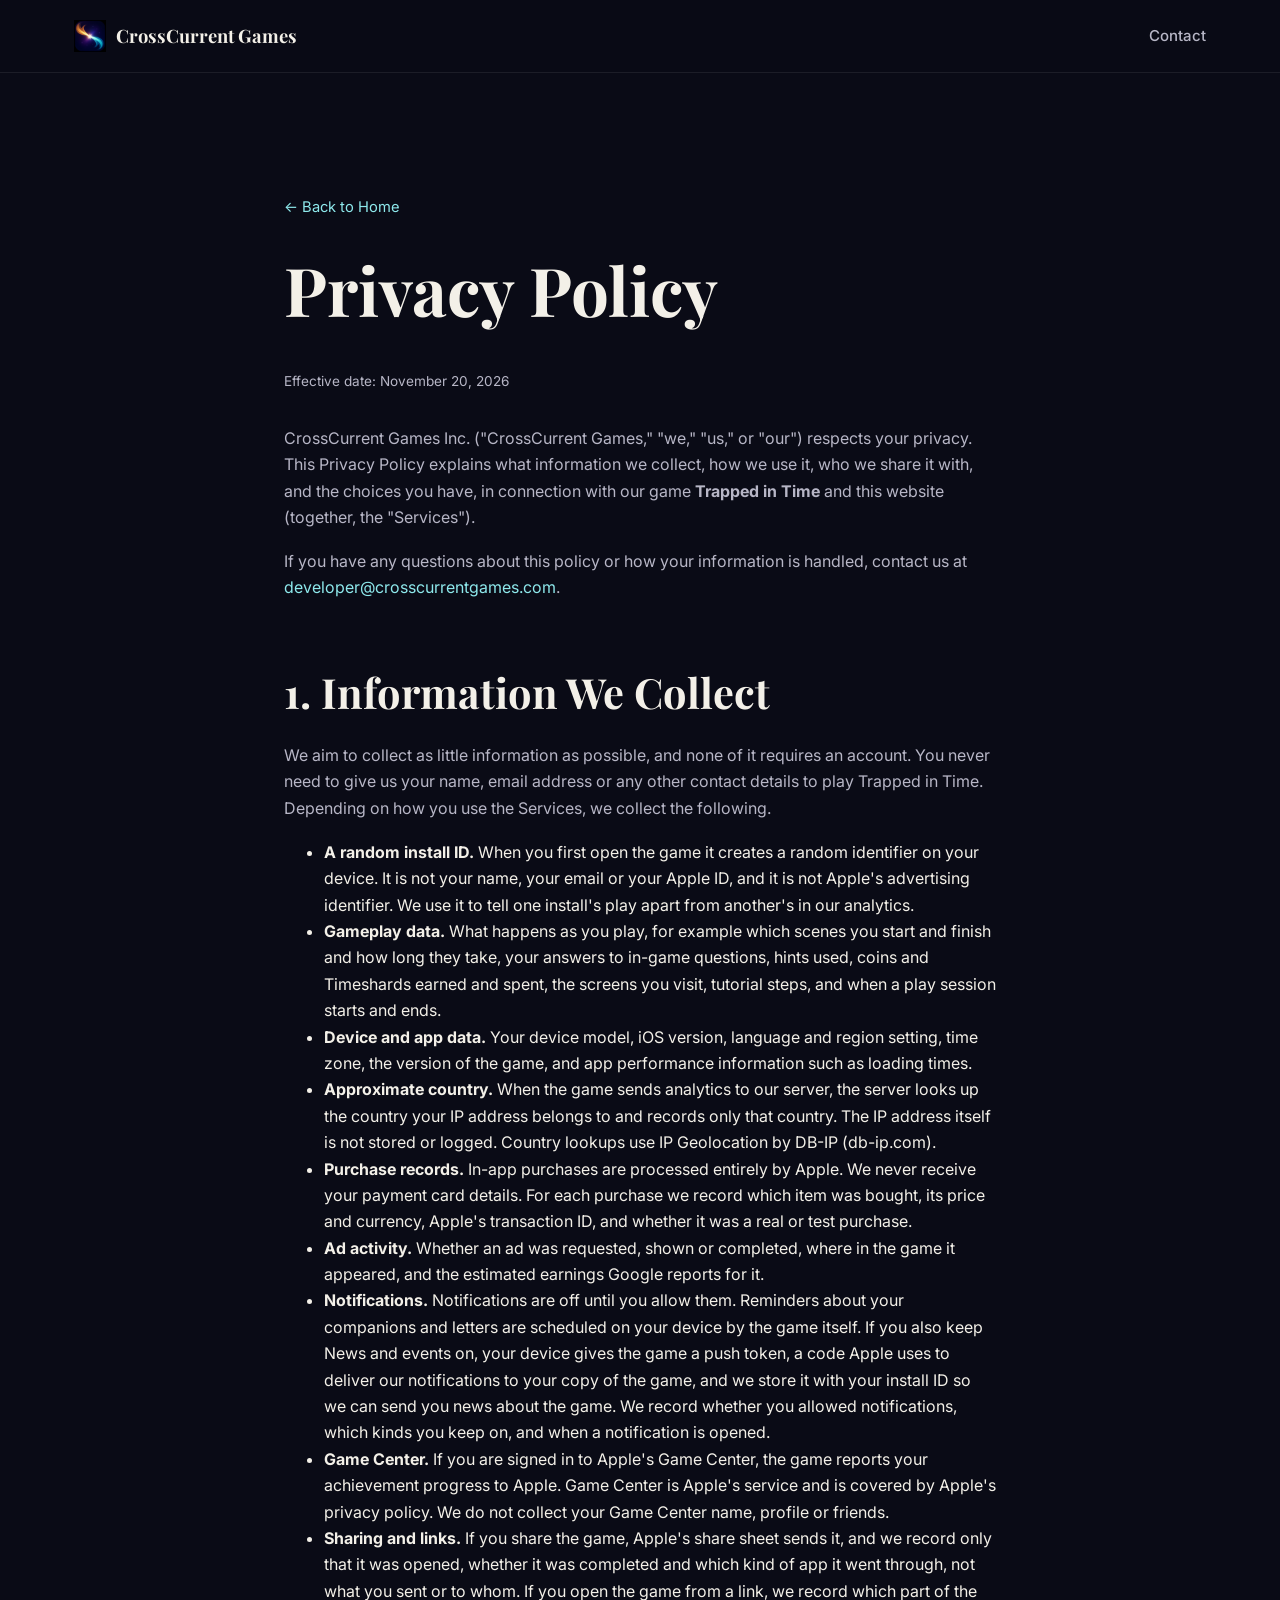
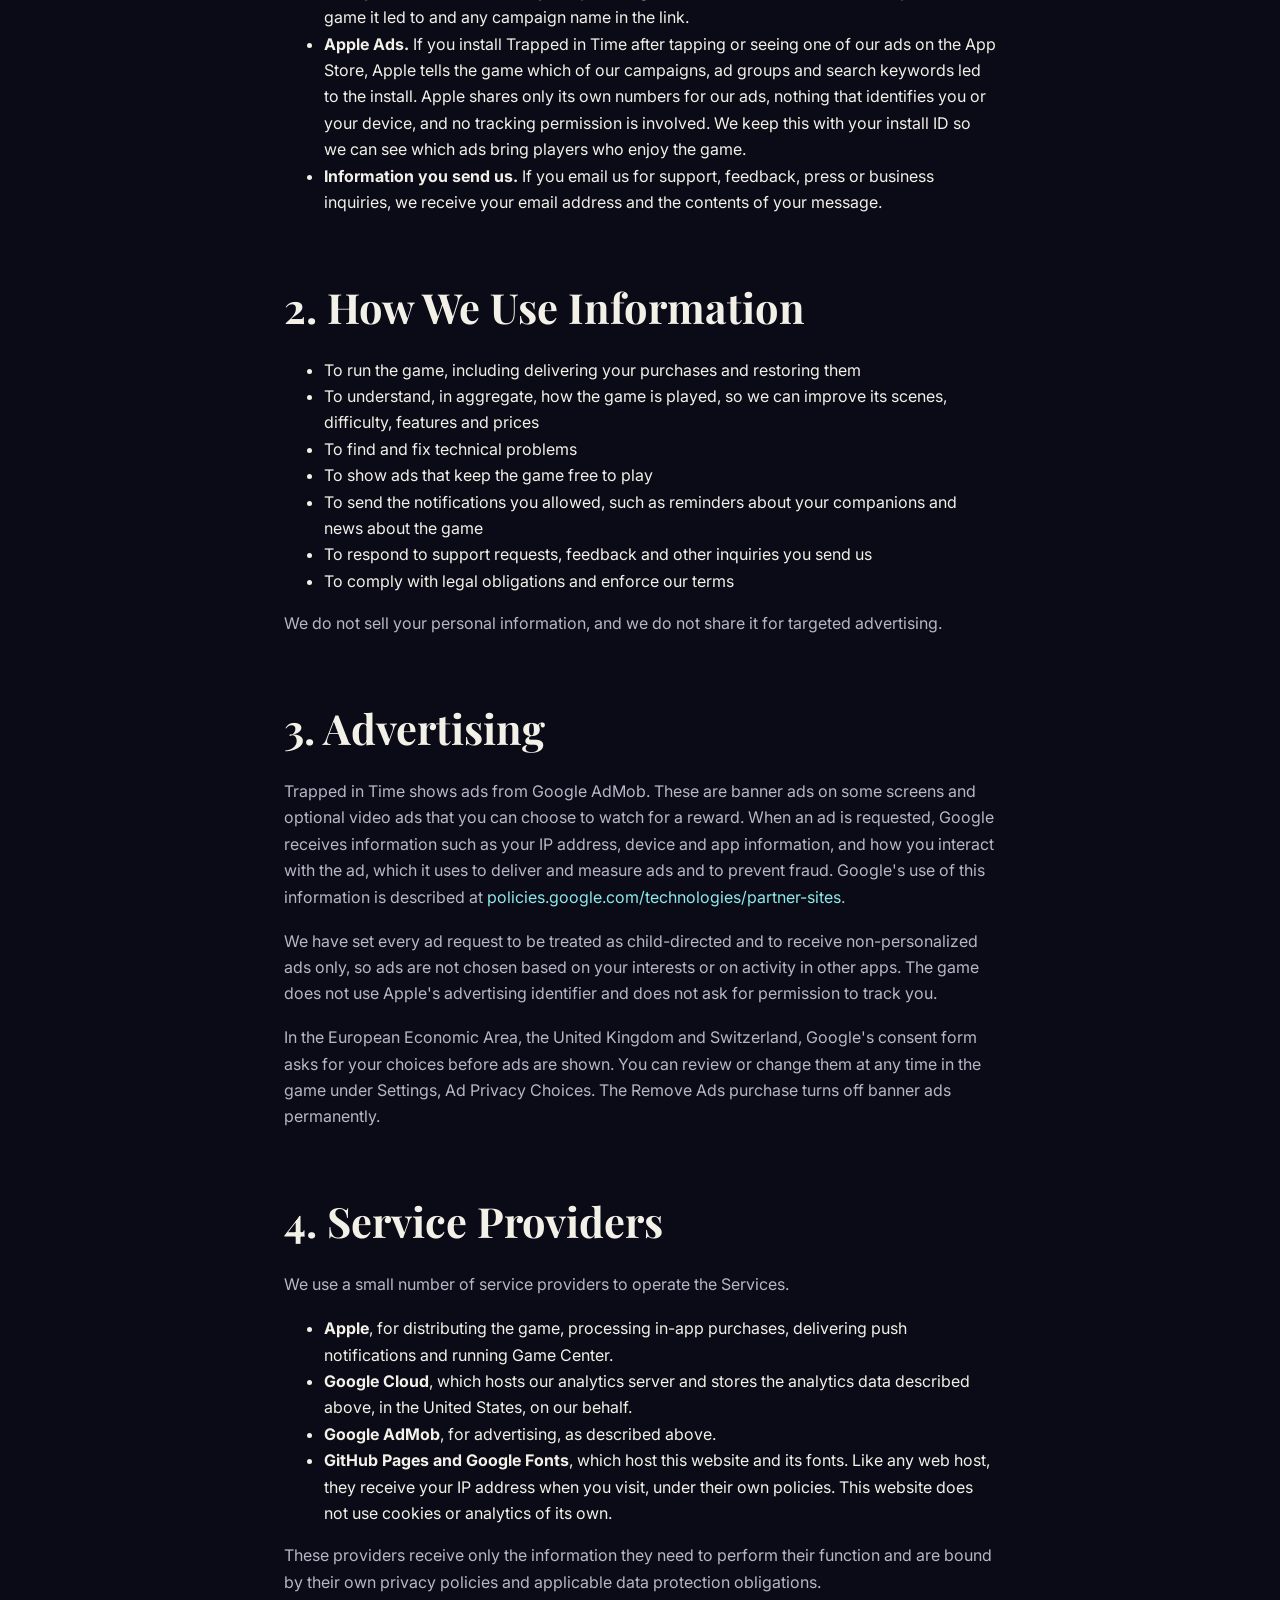
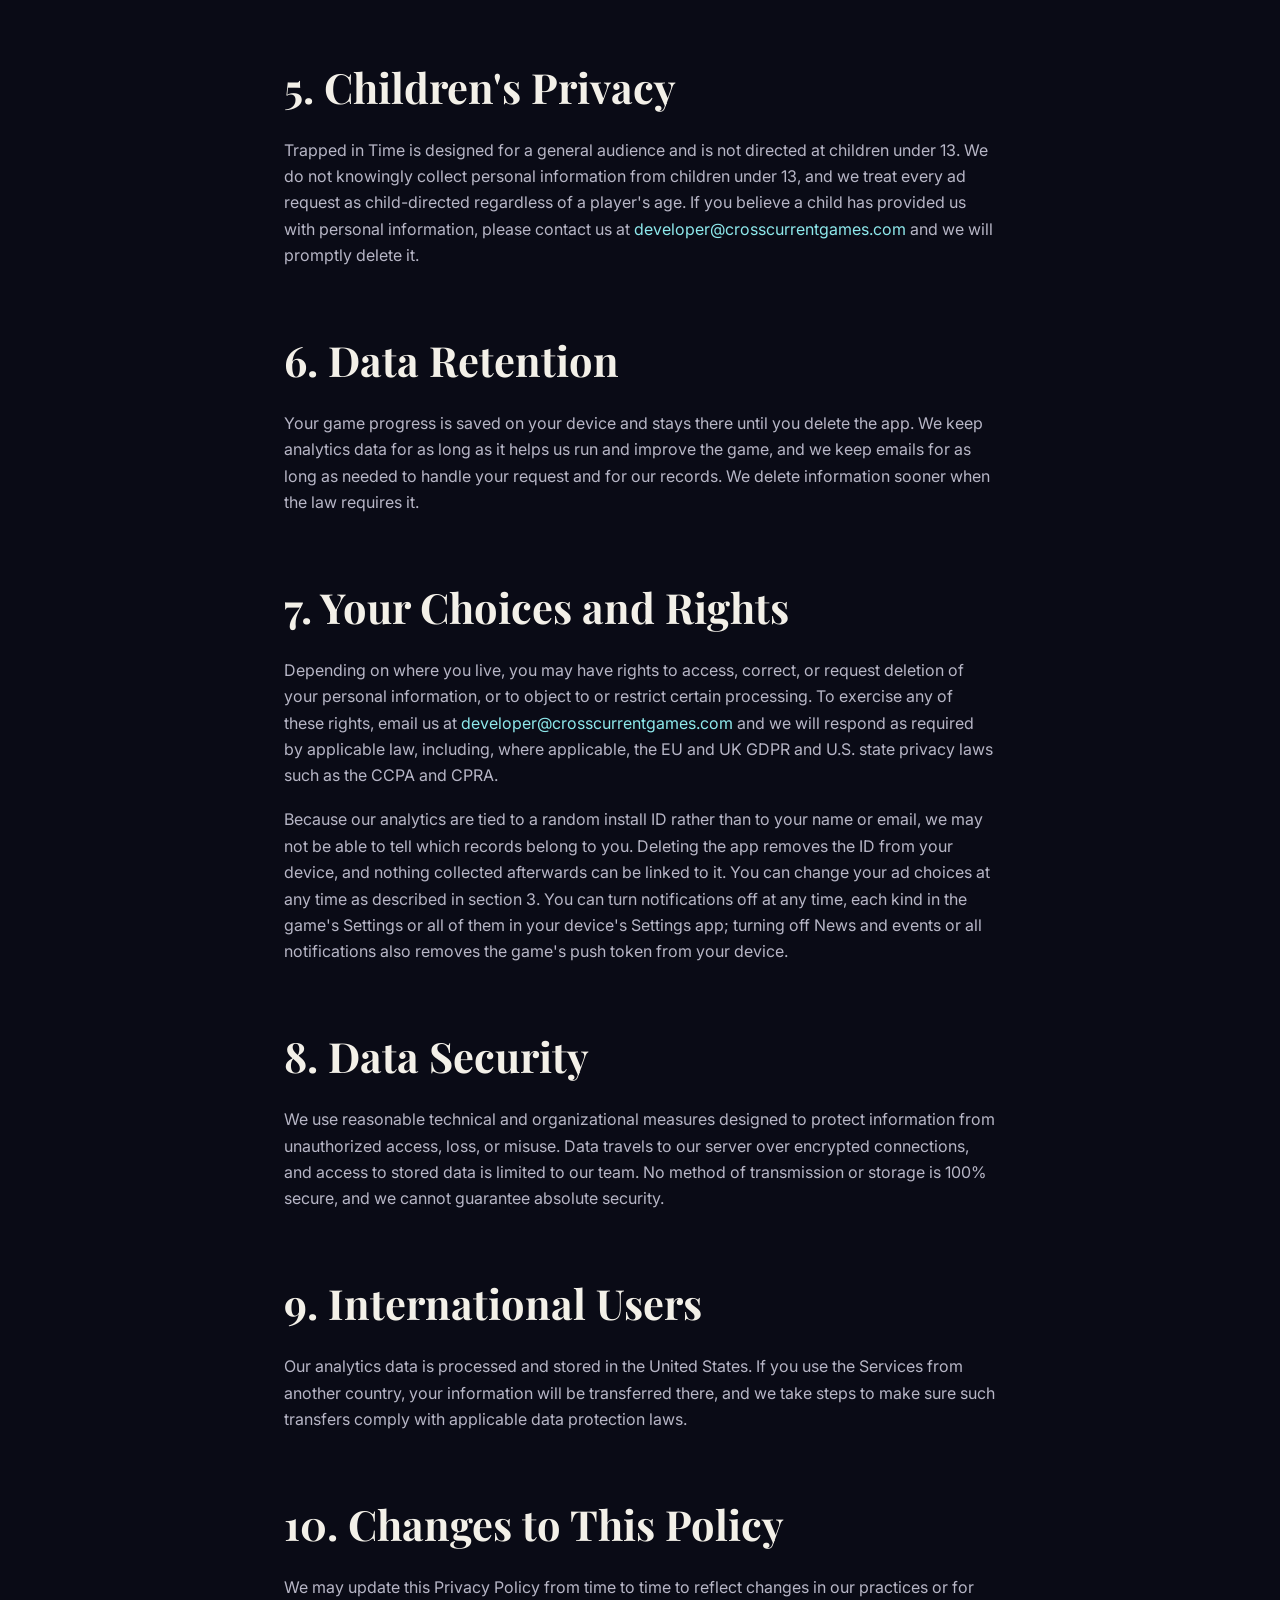
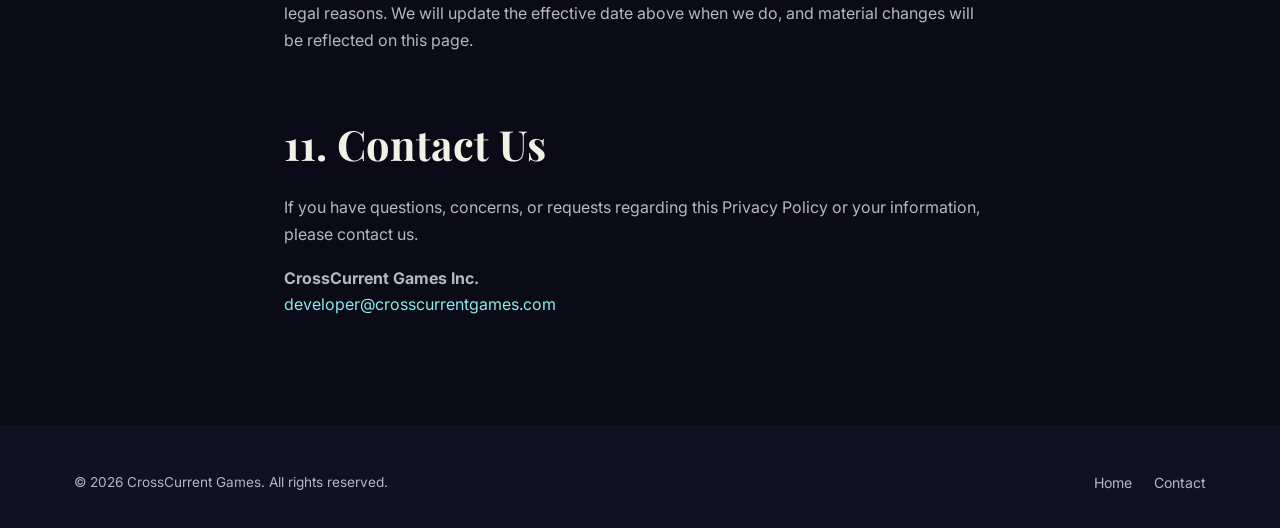
<file: privacy.html>
<!doctype html>
<html lang="en">
<head>
  <meta charset="utf-8" />
  <meta name="viewport" content="width=device-width, initial-scale=1" />
  <title>Privacy Policy | CrossCurrent Games</title>
  <meta name="description" content="Privacy Policy for CrossCurrent Games and Trapped in Time." />
  <link rel="canonical" href="https://crosscurrentgames.com/privacy.html" />

  <link rel="icon" type="image/png" sizes="32x32" href="assets/images/favicon-32.png" />
  <link rel="icon" type="image/png" sizes="192x192" href="assets/images/favicon-192.png" />
  <link rel="apple-touch-icon" sizes="180x180" href="assets/images/apple-touch-icon.png" />
  <meta name="theme-color" content="#0a0b16" />

  <link rel="preconnect" href="https://fonts.googleapis.com" />
  <link rel="preconnect" href="https://fonts.gstatic.com" crossorigin />
  <link href="https://fonts.googleapis.com/css2?family=Inter:wght@400;500;600;700&family=Playfair+Display:wght@600;700&display=swap" rel="stylesheet" />

  <link rel="stylesheet" href="assets/styles.css" />
</head>
<body>

  <header class="site-header">
    <div class="wrap">
      <a href="index.html" class="brand">
        <img src="assets/images/favicon-192.png" alt="CrossCurrent Games mark" width="32" height="32" />
        CrossCurrent Games
      </a>
      <nav class="main-nav" id="main-nav">
        <a href="press.html">Contact</a>
      </nav>
    </div>
  </header>

  <main>
    <div class="legal-page">
      <a href="index.html" class="back-link">← Back to Home</a>
      <h1>Privacy Policy</h1>
      <p class="updated">Effective date: November 20, 2026</p>

      <p>CrossCurrent Games Inc. ("CrossCurrent Games," "we," "us," or "our") respects your privacy. This Privacy Policy explains what information we collect, how we use it, who we share it with, and the choices you have, in connection with our game <strong>Trapped in Time</strong> and this website (together, the "Services").</p>

      <p>If you have any questions about this policy or how your information is handled, contact us at <a href="mailto:developer@crosscurrentgames.com">developer@crosscurrentgames.com</a>.</p>

      <h2>1. Information We Collect</h2>
      <p>We aim to collect as little information as possible, and none of it requires an account. You never need to give us your name, email address or any other contact details to play Trapped in Time. Depending on how you use the Services, we collect the following.</p>
      <ul>
        <li><strong>A random install ID.</strong> When you first open the game it creates a random identifier on your device. It is not your name, your email or your Apple ID, and it is not Apple's advertising identifier. We use it to tell one install's play apart from another's in our analytics.</li>
        <li><strong>Gameplay data.</strong> What happens as you play, for example which scenes you start and finish and how long they take, your answers to in-game questions, hints used, coins and Timeshards earned and spent, the screens you visit, tutorial steps, and when a play session starts and ends.</li>
        <li><strong>Device and app data.</strong> Your device model, iOS version, language and region setting, time zone, the version of the game, and app performance information such as loading times.</li>
        <li><strong>Approximate country.</strong> When the game sends analytics to our server, the server looks up the country your IP address belongs to and records only that country. The IP address itself is not stored or logged. Country lookups use IP Geolocation by DB-IP (db-ip.com).</li>
        <li><strong>Purchase records.</strong> In-app purchases are processed entirely by Apple. We never receive your payment card details. For each purchase we record which item was bought, its price and currency, Apple's transaction ID, and whether it was a real or test purchase.</li>
        <li><strong>Ad activity.</strong> Whether an ad was requested, shown or completed, where in the game it appeared, and the estimated earnings Google reports for it.</li>
        <li><strong>Notifications.</strong> Notifications are off until you allow them. Reminders about your companions and letters are scheduled on your device by the game itself. If you also keep News and events on, your device gives the game a push token, a code Apple uses to deliver our notifications to your copy of the game, and we store it with your install ID so we can send you news about the game. We record whether you allowed notifications, which kinds you keep on, and when a notification is opened.</li>
        <li><strong>Game Center.</strong> If you are signed in to Apple's Game Center, the game reports your achievement progress to Apple. Game Center is Apple's service and is covered by Apple's privacy policy. We do not collect your Game Center name, profile or friends.</li>
        <li><strong>Sharing and links.</strong> If you share the game, Apple's share sheet sends it, and we record only that it was opened, whether it was completed and which kind of app it went through, not what you sent or to whom. If you open the game from a link, we record which part of the game it led to and any campaign name in the link.</li>
        <li><strong>Apple Ads.</strong> If you install Trapped in Time after tapping or seeing one of our ads on the App Store, Apple tells the game which of our campaigns, ad groups and search keywords led to the install. Apple shares only its own numbers for our ads, nothing that identifies you or your device, and no tracking permission is involved. We keep this with your install ID so we can see which ads bring players who enjoy the game.</li>
        <li><strong>Information you send us.</strong> If you email us for support, feedback, press or business inquiries, we receive your email address and the contents of your message.</li>
      </ul>

      <h2>2. How We Use Information</h2>
      <ul>
        <li>To run the game, including delivering your purchases and restoring them</li>
        <li>To understand, in aggregate, how the game is played, so we can improve its scenes, difficulty, features and prices</li>
        <li>To find and fix technical problems</li>
        <li>To show ads that keep the game free to play</li>
        <li>To send the notifications you allowed, such as reminders about your companions and news about the game</li>
        <li>To respond to support requests, feedback and other inquiries you send us</li>
        <li>To comply with legal obligations and enforce our terms</li>
      </ul>
      <p>We do not sell your personal information, and we do not share it for targeted advertising.</p>

      <h2>3. Advertising</h2>
      <p>Trapped in Time shows ads from Google AdMob. These are banner ads on some screens and optional video ads that you can choose to watch for a reward. When an ad is requested, Google receives information such as your IP address, device and app information, and how you interact with the ad, which it uses to deliver and measure ads and to prevent fraud. Google's use of this information is described at <a href="https://policies.google.com/technologies/partner-sites" rel="noopener">policies.google.com/technologies/partner-sites</a>.</p>
      <p>We have set every ad request to be treated as child-directed and to receive non-personalized ads only, so ads are not chosen based on your interests or on activity in other apps. The game does not use Apple's advertising identifier and does not ask for permission to track you.</p>
      <p>In the European Economic Area, the United Kingdom and Switzerland, Google's consent form asks for your choices before ads are shown. You can review or change them at any time in the game under Settings, Ad Privacy Choices. The Remove Ads purchase turns off banner ads permanently.</p>

      <h2>4. Service Providers</h2>
      <p>We use a small number of service providers to operate the Services.</p>
      <ul>
        <li><strong>Apple</strong>, for distributing the game, processing in-app purchases, delivering push notifications and running Game Center.</li>
        <li><strong>Google Cloud</strong>, which hosts our analytics server and stores the analytics data described above, in the United States, on our behalf.</li>
        <li><strong>Google AdMob</strong>, for advertising, as described above.</li>
        <li><strong>GitHub Pages and Google Fonts</strong>, which host this website and its fonts. Like any web host, they receive your IP address when you visit, under their own policies. This website does not use cookies or analytics of its own.</li>
      </ul>
      <p>These providers receive only the information they need to perform their function and are bound by their own privacy policies and applicable data protection obligations.</p>

      <h2>5. Children's Privacy</h2>
      <p>Trapped in Time is designed for a general audience and is not directed at children under 13. We do not knowingly collect personal information from children under 13, and we treat every ad request as child-directed regardless of a player's age. If you believe a child has provided us with personal information, please contact us at <a href="mailto:developer@crosscurrentgames.com">developer@crosscurrentgames.com</a> and we will promptly delete it.</p>

      <h2>6. Data Retention</h2>
      <p>Your game progress is saved on your device and stays there until you delete the app. We keep analytics data for as long as it helps us run and improve the game, and we keep emails for as long as needed to handle your request and for our records. We delete information sooner when the law requires it.</p>

      <h2>7. Your Choices and Rights</h2>
      <p>Depending on where you live, you may have rights to access, correct, or request deletion of your personal information, or to object to or restrict certain processing. To exercise any of these rights, email us at <a href="mailto:developer@crosscurrentgames.com">developer@crosscurrentgames.com</a> and we will respond as required by applicable law, including, where applicable, the EU and UK GDPR and U.S. state privacy laws such as the CCPA and CPRA.</p>
      <p>Because our analytics are tied to a random install ID rather than to your name or email, we may not be able to tell which records belong to you. Deleting the app removes the ID from your device, and nothing collected afterwards can be linked to it. You can change your ad choices at any time as described in section 3. You can turn notifications off at any time, each kind in the game's Settings or all of them in your device's Settings app; turning off News and events or all notifications also removes the game's push token from your device.</p>

      <h2>8. Data Security</h2>
      <p>We use reasonable technical and organizational measures designed to protect information from unauthorized access, loss, or misuse. Data travels to our server over encrypted connections, and access to stored data is limited to our team. No method of transmission or storage is 100% secure, and we cannot guarantee absolute security.</p>

      <h2>9. International Users</h2>
      <p>Our analytics data is processed and stored in the United States. If you use the Services from another country, your information will be transferred there, and we take steps to make sure such transfers comply with applicable data protection laws.</p>

      <h2>10. Changes to This Policy</h2>
      <p>We may update this Privacy Policy from time to time to reflect changes in our practices or for legal reasons. We will update the effective date above when we do, and material changes will be reflected on this page.</p>

      <h2>11. Contact Us</h2>
      <p>If you have questions, concerns, or requests regarding this Privacy Policy or your information, please contact us.</p>
      <p><strong>CrossCurrent Games Inc.</strong><br />
      <a href="mailto:developer@crosscurrentgames.com">developer@crosscurrentgames.com</a></p>
    </div>
  </main>

  <footer class="site-footer">
    <div class="wrap footer-row">
      <p class="copyright">© <span id="year">2026</span> CrossCurrent Games. All rights reserved.</p>
      <div class="footer-links">
        <a href="index.html">Home</a>
        <a href="press.html">Contact</a>
      </div>
    </div>
  </footer>

  <script>
    document.getElementById("year").textContent = new Date().getFullYear();
  </script>
</body>
</html>
</file>
<file: assets/site.css>
/* CrossCurrent Games, Trapped in Time landing page (2026 redesign).
   The palette follows the game: deep navy, gold, and a cool cyan accent. */

:root {
  --void: #080b16;
  --void-2: #0d1222;
  --panel: #131a2e;
  --panel-2: #182039;
  --line: rgba(255, 255, 255, 0.09);
  --ink: #f4efe4;
  --ink-soft: #c9c6d6;
  --ink-mute: #9c9ab0;
  --gold: #f2b84b;
  --gold-deep: #e08a1e;
  --gold-soft: #f8d79a;
  --cyan: #5fd6dd;
  --green: #3ccf91;
  --max: 1200px;
  --radius: 18px;
  --serif: "Playfair Display", Georgia, "Times New Roman", serif;
  --sans: "Inter", -apple-system, BlinkMacSystemFont, "Segoe UI", Roboto, sans-serif;
}

*,
*::before,
*::after { box-sizing: border-box; }

/* Buttons set their own display, which would otherwise beat hidden. */
[hidden] { display: none !important; }

html { scroll-behavior: smooth; scroll-padding-top: 76px; }

body {
  margin: 0;
  background: var(--void);
  color: var(--ink-soft);
  font-family: var(--sans);
  font-size: 17px;
  line-height: 1.65;
  -webkit-font-smoothing: antialiased;
  overflow-x: hidden;
}

/* height: auto lets aspect-ratio rules win over the width and height
   attributes, which are there only to reserve space while images load. */
img { max-width: 100%; height: auto; display: block; }
a { color: var(--gold-soft); text-decoration: none; }
a:hover { text-decoration: underline; }

h1, h2, h3 { font-family: var(--serif); color: var(--ink); line-height: 1.15; margin: 0 0 0.5em; }
h2 { font-size: clamp(2rem, 4.2vw, 3.1rem); letter-spacing: -0.01em; }
h3 { font-size: 1.35rem; }
p { margin: 0 0 1em; }

.wrap { max-width: var(--max); margin: 0 auto; padding: 0 24px; }

.eyebrow {
  font-family: var(--sans);
  font-size: 0.78rem;
  font-weight: 700;
  letter-spacing: 0.2em;
  text-transform: uppercase;
  color: var(--gold);
  margin: 0 0 1em;
}

.title-gradient {
  background: linear-gradient(180deg, #fff6e0 0%, #f8d79a 45%, #f0a43a 100%);
  -webkit-background-clip: text;
  background-clip: text;
  color: transparent;
}

/* ---------- Buttons and badges ---------- */

.btn {
  display: inline-flex;
  align-items: center;
  justify-content: center;
  gap: 8px;
  padding: 14px 26px;
  border-radius: 999px;
  font-weight: 600;
  font-size: 0.98rem;
  font-family: var(--sans);
  cursor: pointer;
  border: 1px solid transparent;
  transition: transform 0.15s ease, filter 0.15s ease, background 0.15s ease;
}
.btn:hover { text-decoration: none; transform: translateY(-1px); }
.btn-gold { background: linear-gradient(135deg, #ffc65a 0%, var(--gold-deep) 100%); color: #1d1204; box-shadow: 0 8px 26px rgba(240, 160, 50, 0.32); }
.btn-gold:hover { filter: brightness(1.06); }
.btn-ghost { background: rgba(255, 255, 255, 0.06); color: var(--ink); border-color: rgba(255, 255, 255, 0.22); backdrop-filter: blur(6px); }
.btn-ghost:hover { background: rgba(255, 255, 255, 0.12); }
.btn-small { padding: 10px 18px; font-size: 0.9rem; }
.btn-link { background: none; border: 0; color: var(--ink-mute); font: inherit; font-size: 0.9rem; cursor: pointer; text-decoration: underline; text-underline-offset: 3px; }
.btn-link:hover { color: var(--ink); }

/* Apple's badge, used unaltered. */
.app-store-badge { display: inline-flex; line-height: 0; border-radius: 9px; }
.app-store-badge img { height: 54px; width: auto; }

.availability-note { font-size: 0.9rem; color: var(--ink-mute); margin: 14px 0 0; max-width: 520px; }

/* ---------- Header ---------- */

.site-header {
  position: fixed;
  inset: 0 0 auto 0;
  z-index: 50;
  transition: background 0.25s ease, border-color 0.25s ease;
  border-bottom: 1px solid transparent;
}
.site-header.scrolled { background: rgba(8, 11, 22, 0.86); backdrop-filter: blur(12px); border-color: var(--line); }
.header-row { display: flex; align-items: center; justify-content: space-between; height: 68px; }
.brand { display: flex; align-items: center; gap: 10px; color: var(--ink); font-family: var(--serif); font-weight: 700; font-size: 1.1rem; }
.brand:hover { text-decoration: none; }
.brand img { border-radius: 7px; }
.main-nav { display: flex; align-items: center; gap: 26px; }
.main-nav a { color: var(--ink-soft); font-size: 0.92rem; font-weight: 500; }
.main-nav a:hover { color: var(--gold-soft); text-decoration: none; }
.main-nav .nav-cta { background: linear-gradient(135deg, #ffc65a 0%, var(--gold-deep) 100%); color: #1d1204; padding: 9px 18px; border-radius: 999px; font-weight: 700; }
.main-nav .nav-cta:hover { color: #1d1204; filter: brightness(1.06); }
.nav-toggle { display: none; background: none; border: 0; width: 44px; height: 44px; cursor: pointer; padding: 10px; }
.nav-toggle span { display: block; height: 2px; background: var(--ink); margin: 5px 0; border-radius: 2px; transition: transform 0.2s ease, opacity 0.2s ease; }

/* ---------- Hero ---------- */

.hero {
  position: relative;
  min-height: 100vh;
  min-height: 100svh;
  display: flex;
  align-items: center;
  overflow: hidden;
  isolation: isolate;
}
.hero-media { position: absolute; inset: 0; z-index: -2; }
.hero-video { width: 100%; height: 100%; object-fit: cover; }
.hero-shade {
  position: absolute;
  inset: 0;
  background:
    linear-gradient(90deg, rgba(8, 11, 22, 0.92) 0%, rgba(8, 11, 22, 0.72) 38%, rgba(8, 11, 22, 0.15) 70%, rgba(8, 11, 22, 0.35) 100%),
    linear-gradient(180deg, rgba(8, 11, 22, 0.55) 0%, rgba(8, 11, 22, 0) 25%, rgba(8, 11, 22, 0) 70%, var(--void) 100%);
}
/* Veda stands in the scene, her dark backdrop melted away at the edges. */
.hero-veda {
  position: absolute;
  z-index: -1;
  right: max(2vw, calc((100vw - var(--max)) / 2 - 40px));
  bottom: 0;
  height: min(92vh, 900px);
  width: auto;
  -webkit-mask-image: radial-gradient(ellipse 48% 56% at 50% 46%, #000 62%, transparent 100%);
  mask-image: radial-gradient(ellipse 48% 56% at 50% 46%, #000 62%, transparent 100%);
  filter: drop-shadow(0 0 40px rgba(95, 214, 221, 0.18));
  animation: veda-float 6s ease-in-out infinite;
}
@keyframes veda-float { 0%, 100% { transform: translateY(0); } 50% { transform: translateY(-10px); } }
.hero-content { width: 100%; padding-top: 110px; padding-bottom: 90px; }
.hero h1 { font-size: clamp(3rem, 8vw, 6.2rem); font-weight: 800; margin-bottom: 0.25em; letter-spacing: -0.02em; filter: drop-shadow(0 4px 24px rgba(0, 0, 0, 0.6)); }
.hero-tagline { font-size: clamp(1.15rem, 2vw, 1.45rem); color: var(--ink); max-width: 560px; margin-bottom: 0.8em; }
.hero-lede { max-width: 520px; color: var(--ink-soft); }
.cta-row { display: flex; flex-wrap: wrap; align-items: center; gap: 14px; margin-top: 28px; }
.scroll-cue { position: absolute; left: 50%; bottom: 26px; width: 26px; height: 42px; border: 2px solid rgba(255, 255, 255, 0.35); border-radius: 14px; transform: translateX(-50%); }
.scroll-cue span { position: absolute; left: 50%; top: 8px; width: 4px; height: 8px; margin-left: -2px; border-radius: 2px; background: var(--gold); animation: cue 1.8s ease-in-out infinite; }
@keyframes cue { 0% { opacity: 0; transform: translateY(0); } 40% { opacity: 1; } 100% { opacity: 0; transform: translateY(12px); } }

/* ---------- Sections ---------- */

.section { padding: 120px 0; position: relative; }
.section-head { max-width: 760px; margin: 0 auto 56px; text-align: center; }
.section-head p:last-child { margin-bottom: 0; }

/* ---------- Demo ---------- */

.demo-section { background: radial-gradient(ellipse at 50% 0%, #1a2242 0%, var(--void) 60%); }
.demo {
  position: relative;
  max-width: 1080px;
  margin: 0 auto;
  background: linear-gradient(180deg, var(--panel-2), var(--panel));
  border: 1px solid var(--line);
  border-radius: 24px;
  padding: 16px;
  box-shadow: 0 40px 120px rgba(0, 0, 0, 0.55), 0 0 0 1px rgba(242, 184, 75, 0.06);
}
.demo-bar { display: flex; align-items: center; justify-content: space-between; gap: 12px; padding: 4px 6px 14px; }
.demo-title strong { color: var(--ink); font-weight: 600; margin-right: 10px; }
.demo-title span { color: var(--ink-mute); font-size: 0.9rem; }
.demo-status { font-weight: 700; color: var(--gold); white-space: nowrap; font-size: 0.95rem; }
.demo-stage {
  position: relative;
  border-radius: 14px;
  overflow: hidden;
  cursor: crosshair;
  user-select: none;
  -webkit-user-select: none;
  touch-action: manipulation;
  aspect-ratio: 16 / 9;
  background: #000;
}
.demo-stage img { width: 100%; height: 100%; object-fit: cover; }
/* The scene loop plays over its own first frame, so the still shows at once
   and the motion fades in when the video is ready. */
.demo-video { position: absolute; inset: 0; width: 100%; height: 100%; object-fit: cover; opacity: 0; transition: opacity 0.5s ease; pointer-events: none; }
.demo-video.playing { opacity: 1; }
.demo-marks { position: absolute; inset: 0; pointer-events: none; }
.mark-found {
  position: absolute;
  border: 3px solid var(--green);
  border-radius: 12px;
  background: rgba(60, 207, 145, 0.14);
  box-shadow: 0 0 0 4px rgba(60, 207, 145, 0.18), 0 0 24px rgba(60, 207, 145, 0.45);
  animation: pop 0.35s ease-out;
}
.mark-miss {
  position: absolute;
  width: 46px;
  height: 46px;
  margin: -23px 0 0 -23px;
  border-radius: 50%;
  border: 2px solid rgba(255, 120, 120, 0.85);
  animation: miss 0.6s ease-out forwards;
}
.mark-hint {
  position: absolute;
  border-radius: 50%;
  border: 2px solid rgba(248, 215, 154, 0.85);
  background: radial-gradient(ellipse, rgba(248, 215, 154, 0.22), rgba(248, 215, 154, 0) 70%);
  animation: glow 1.4s ease-in-out 3;
}
@keyframes pop { from { transform: scale(1.35); opacity: 0; } to { transform: scale(1); opacity: 1; } }
@keyframes miss { from { transform: scale(0.4); opacity: 1; } to { transform: scale(1.5); opacity: 0; } }
@keyframes glow { 0%, 100% { opacity: 0.25; } 50% { opacity: 1; } }

.demo-clues { list-style: none; margin: 14px 0 0; padding: 0; display: grid; grid-template-columns: repeat(3, 1fr); gap: 10px; }
.demo-clues li {
  display: flex;
  gap: 10px;
  align-items: flex-start;
  padding: 12px 14px;
  border-radius: 12px;
  background: rgba(255, 255, 255, 0.03);
  border: 1px solid var(--line);
  font-size: 0.92rem;
  line-height: 1.45;
  color: var(--ink-soft);
}
.demo-clues .clue-num {
  flex: none;
  width: 26px;
  height: 26px;
  border-radius: 50%;
  display: grid;
  place-items: center;
  font-weight: 700;
  font-size: 0.85rem;
  color: var(--gold);
  border: 1.5px solid rgba(242, 184, 75, 0.6);
}
.demo-clues li.found { border-color: rgba(60, 207, 145, 0.45); background: rgba(60, 207, 145, 0.07); }
.demo-clues li.found .clue-num { color: #06150e; background: var(--green); border-color: var(--green); }
.demo-clues .clue-label { display: block; color: var(--ink); font-weight: 600; font-style: normal; }
.demo-clues em { font-style: italic; }
.demo-actions { display: flex; align-items: center; justify-content: center; gap: 18px; margin-top: 16px; }

.demo-card-backdrop {
  position: absolute;
  inset: 0;
  z-index: 5;
  display: grid;
  place-items: center;
  padding: 16px;
  background: rgba(5, 7, 15, 0.62);
  backdrop-filter: blur(3px);
  border-radius: 24px;
}
.demo-card-backdrop[hidden], .demo-done[hidden] { display: none; }
.demo-card {
  width: min(560px, 100%);
  max-height: 100%;
  overflow: auto;
  text-align: center;
  padding: 28px 30px 26px;
  border-radius: 20px;
  background: linear-gradient(180deg, #1b2442, #121a31);
  border: 1px solid rgba(255, 255, 255, 0.12);
  box-shadow: 0 30px 80px rgba(0, 0, 0, 0.6);
  animation: pop 0.25s ease-out;
}
.demo-card-tag {
  display: inline-block;
  margin: 0 0 12px;
  padding: 5px 14px;
  border-radius: 999px;
  font-size: 0.78rem;
  font-weight: 700;
  letter-spacing: 0.14em;
  text-transform: uppercase;
  color: var(--green);
  background: rgba(60, 207, 145, 0.12);
  border: 1px solid rgba(60, 207, 145, 0.35);
}
.demo-card h3 { font-family: var(--sans); font-size: 1.2rem; margin-bottom: 14px; }
.demo-card-short { color: var(--ink); }
.demo-card-detail { font-size: 0.93rem; color: var(--ink-mute); border-top: 1px solid var(--line); padding-top: 14px; }
.demo-done {
  margin-top: 16px;
  padding: 22px;
  border-radius: 16px;
  text-align: center;
  background: linear-gradient(135deg, rgba(242, 184, 75, 0.12), rgba(95, 214, 221, 0.08));
  border: 1px solid rgba(242, 184, 75, 0.35);
  animation: pop 0.35s ease-out;
}
.demo-done-title { font-family: var(--serif); font-size: 1.6rem; color: var(--ink); margin-bottom: 6px; }

/* ---------- Story ---------- */

.story-section { background: linear-gradient(180deg, var(--void) 0%, #10102a 50%, var(--void) 100%); }
.story-grid { display: grid; grid-template-columns: minmax(260px, 0.8fr) 1.2fr; gap: 64px; align-items: center; }
.story-portrait img {
  width: 100%;
  -webkit-mask-image: radial-gradient(ellipse 50% 55% at 50% 45%, #000 60%, transparent 100%);
  mask-image: radial-gradient(ellipse 50% 55% at 50% 45%, #000 60%, transparent 100%);
}
.comic-strip { display: grid; grid-template-columns: repeat(3, 1fr); gap: 14px; margin-top: 30px; }
.comic-strip figure { margin: 0; }
.comic-strip img { border-radius: 10px; border: 1px solid var(--line); aspect-ratio: 16 / 10; object-fit: cover; width: 100%; }
.comic-strip figcaption { font-size: 0.84rem; font-style: italic; color: var(--ink-mute); margin-top: 8px; line-height: 1.4; }

/* ---------- Stats ---------- */

.stats-band { border-top: 1px solid var(--line); border-bottom: 1px solid var(--line); background: var(--void-2); }
.stats-row { display: grid; grid-template-columns: repeat(4, 1fr); text-align: center; }
.stat { padding: 40px 12px; }
.stat + .stat { border-left: 1px solid var(--line); }
.stat strong { display: block; font-family: var(--serif); font-size: clamp(2.2rem, 4vw, 3rem); color: var(--gold-soft); line-height: 1.1; }
.stat span { font-size: 0.92rem; color: var(--ink-mute); }

/* ---------- Chapters ---------- */

.chapter-grid { display: grid; grid-template-columns: repeat(2, 1fr); gap: 26px; }
.chapter-card {
  position: relative;
  border-radius: var(--radius);
  overflow: hidden;
  background: var(--panel);
  border: 1px solid var(--line);
  isolation: isolate;
}
.chapter-card img { width: 100%; aspect-ratio: 16 / 9; object-fit: cover; transition: transform 0.6s ease; }
.chapter-card:hover img { transform: scale(1.04); }
.chapter-body { padding: 22px 26px 26px; }
.chapter-num { font-size: 0.75rem; font-weight: 700; letter-spacing: 0.2em; text-transform: uppercase; color: var(--gold); }
.chapter-body h3 { font-size: 1.6rem; margin: 6px 0 2px; }
.chapter-place { font-size: 0.86rem; color: var(--cyan); margin-bottom: 8px; }
.chapter-body p:last-child { margin: 0; font-size: 0.95rem; color: var(--ink-soft); max-width: 520px; }

/* ---------- How it plays ---------- */

.play-section { background: radial-gradient(ellipse at 50% 100%, #1b1a3c 0%, var(--void) 65%); }
.play-grid { display: grid; grid-template-columns: repeat(3, 1fr); gap: 34px; }
.play-step h3 { margin-top: 22px; }
.play-step p { color: var(--ink-mute); margin: 0; }
/* Device frames drawn in CSS, so no product imagery is needed. */
.device { background: #05070c; border: 1px solid rgba(255, 255, 255, 0.16); box-shadow: 0 24px 60px rgba(0, 0, 0, 0.55), inset 0 0 0 2px #1a1d27; }
.device img { width: 100%; height: auto; }
.device-phone { border-radius: 26px; padding: 9px; }
.device-phone img { border-radius: 18px; }
.device-tablet { border-radius: 30px; padding: 16px; }
.device-tablet img { border-radius: 16px; }
.ipad-showcase { display: grid; grid-template-columns: 1.4fr 1fr; gap: 56px; align-items: center; margin-top: 90px; }
.ipad-copy p { color: var(--ink-mute); }

/* ---------- Companions ---------- */

.companions-section { background: linear-gradient(180deg, var(--void) 0%, #15121f 100%); }
.sanctuary { position: relative; border-radius: 26px; overflow: hidden; border: 1px solid var(--line); box-shadow: 0 40px 100px rgba(0, 0, 0, 0.5); }
.sanctuary-room { width: 100%; aspect-ratio: 16 / 8; object-fit: cover; filter: saturate(1.05) brightness(0.92); }
.sanctuary::after { content: ""; position: absolute; inset: 0; background: linear-gradient(180deg, rgba(8, 11, 22, 0) 45%, rgba(8, 11, 22, 0.78) 100%); pointer-events: none; }
.companion-row {
  position: absolute;
  inset: auto 0 0 0;
  z-index: 1;
  list-style: none;
  margin: 0;
  padding: 0 3% 2.5%;
  display: grid;
  grid-template-columns: repeat(7, 1fr);
  gap: 1%;
  align-items: end;
}
.companion-row li { text-align: center; }
.companion-row img { height: clamp(80px, 13vw, 170px); width: auto; margin: 0 auto 6px; filter: drop-shadow(0 10px 14px rgba(0, 0, 0, 0.45)); transition: transform 0.25s ease; }
.companion-row li:hover img { transform: translateY(-6px) rotate(-2deg); }
.companion-row strong { display: block; color: var(--ink); font-family: var(--serif); font-size: clamp(0.85rem, 1.4vw, 1.1rem); }
.companion-row span { display: block; color: var(--ink-soft); font-size: clamp(0.68rem, 1vw, 0.82rem); line-height: 1.3; }
.companion-major strong { color: var(--gold-soft); }

/* ---------- Event ---------- */

.event-band { position: relative; min-height: 640px; display: flex; align-items: center; overflow: hidden; isolation: isolate; }
.event-art { position: absolute; inset: 0; z-index: -2; }
.event-art img { width: 100%; height: 100%; object-fit: cover; object-position: 60% 50%; }
.event-band::before {
  content: "";
  position: absolute;
  inset: 0;
  z-index: -1;
  background: linear-gradient(90deg, rgba(8, 11, 22, 0.94) 0%, rgba(8, 11, 22, 0.7) 36%, rgba(8, 11, 22, 0) 65%), linear-gradient(180deg, var(--void) 0%, rgba(8, 11, 22, 0) 14%, rgba(8, 11, 22, 0) 86%, var(--void) 100%);
}
.event-content { width: 100%; }
.event-content > * { max-width: 520px; }
.event-content h2 { font-size: clamp(2.4rem, 5vw, 3.6rem); }
.event-more { color: var(--ink-mute); font-size: 0.95rem; }

/* ---------- Fair play ---------- */

.fair-grid { display: grid; grid-template-columns: repeat(4, 1fr); gap: 20px; }
.fair-item { padding: 26px 24px; border-radius: var(--radius); background: var(--panel); border: 1px solid var(--line); }
.fair-item h3 { font-size: 1.15rem; color: var(--gold-soft); }
.fair-item p { margin: 0; color: var(--ink-mute); font-size: 0.95rem; }

/* ---------- Final call to action ---------- */

.final-cta { padding: 120px 0 130px; text-align: center; background: radial-gradient(ellipse at 50% 30%, #23203f 0%, var(--void) 62%); }
.final-cta-inner { display: flex; flex-direction: column; align-items: center; }
.final-icon { border-radius: 26px; box-shadow: 0 18px 50px rgba(242, 184, 75, 0.25); margin-bottom: 24px; }
.final-cta h2 { font-size: clamp(2.4rem, 5vw, 3.6rem); }
.final-cta .app-store-badge img { height: 60px; }

/* ---------- Footer ---------- */

.site-footer { border-top: 1px solid var(--line); padding: 34px 0 40px; font-size: 0.88rem; }
.footer-row { display: grid; grid-template-columns: auto 1fr; gap: 14px 30px; align-items: center; }
.footer-brand { display: flex; align-items: center; gap: 10px; color: var(--ink); font-family: var(--serif); font-weight: 700; }
.footer-brand img { border-radius: 6px; }
.footer-links { display: flex; flex-wrap: wrap; justify-content: flex-end; gap: 22px; }
.footer-links a { color: var(--ink-soft); }
.copyright { grid-column: 1 / -1; color: var(--ink-mute); font-size: 0.8rem; margin: 0; }

/* ---------- Scroll reveal ---------- */

.reveal { opacity: 0; transform: translateY(26px); transition: opacity 0.8s ease, transform 0.8s ease; }
.reveal.in { opacity: 1; transform: none; }
.no-js .reveal { opacity: 1; transform: none; }

/* ---------- Responsive ---------- */

@media (max-width: 1020px) {
  .main-nav { gap: 18px; }
  .fair-grid { grid-template-columns: repeat(2, 1fr); }
  .story-grid { grid-template-columns: 1fr; gap: 20px; }
  .story-portrait { max-width: 360px; margin: 0 auto; }
  .ipad-showcase { grid-template-columns: 1fr; gap: 30px; }
}

@media (max-width: 860px) {
  .nav-toggle { display: block; }
  .main-nav {
    position: fixed;
    inset: 68px 0 auto 0;
    flex-direction: column;
    align-items: stretch;
    gap: 0;
    padding: 8px 24px 22px;
    background: rgba(8, 11, 22, 0.97);
    border-bottom: 1px solid var(--line);
    transform: translateY(-120%);
    transition: transform 0.25s ease;
  }
  .main-nav.open { transform: none; }
  .main-nav a { padding: 13px 0; border-bottom: 1px solid var(--line); font-size: 1rem; }
  .main-nav .nav-cta { margin-top: 14px; text-align: center; border-bottom: 0; }
  .nav-toggle[aria-expanded="true"] span:nth-child(1) { transform: translateY(7px) rotate(45deg); }
  .nav-toggle[aria-expanded="true"] span:nth-child(2) { opacity: 0; }
  .nav-toggle[aria-expanded="true"] span:nth-child(3) { transform: translateY(-7px) rotate(-45deg); }
  .site-header { background: rgba(8, 11, 22, 0.86); backdrop-filter: blur(12px); }

  .play-grid { grid-template-columns: 1fr; gap: 46px; max-width: 520px; margin: 0 auto; }
  .chapter-grid { grid-template-columns: 1fr; }
  .stats-row { grid-template-columns: repeat(2, 1fr); }
  .stat:nth-child(3) { border-left: 0; }
  .stat:nth-child(n + 3) { border-top: 1px solid var(--line); }
  .demo-clues { grid-template-columns: 1fr; }
}

@media (max-width: 700px) {
  body { font-size: 16px; }
  .section { padding: 84px 0; }
  .section-head { margin-bottom: 36px; }
  .hero { align-items: flex-end; }
  .hero-shade { background: linear-gradient(180deg, rgba(8, 11, 22, 0.4) 0%, rgba(8, 11, 22, 0.25) 30%, rgba(8, 11, 22, 0.85) 62%, var(--void) 100%); }
  /* On a phone Veda stands above the title instead of behind it, so the
     words stay readable. */
  .hero { flex-direction: column; align-items: stretch; }
  .hero-veda { position: relative; right: auto; top: auto; bottom: auto; height: auto; width: min(76vw, 340px); margin: 76px auto -36px; }
  .hero-content { padding-top: 0; padding-bottom: 70px; }
  .story-portrait { display: none; }
  .scroll-cue { display: none; }
  .demo { padding: 10px; border-radius: 18px; }
  .demo-bar { flex-direction: column; align-items: flex-start; gap: 2px; }
  .demo-title strong { display: block; }
  .demo-card { padding: 22px 18px; }
  .demo-card-backdrop { position: fixed; border-radius: 0; z-index: 60; }
  .comic-strip { grid-template-columns: 1fr; }
  .chapter-body { padding: 18px 20px 22px; }
  .chapter-body h3 { font-size: 1.35rem; }
  .sanctuary-room { aspect-ratio: 4 / 3; }
  .companion-row { position: static; grid-template-columns: repeat(4, 1fr); gap: 16px 8px; padding: 22px 14px 24px; background: var(--panel); }
  .sanctuary::after { display: none; }
  .event-band { min-height: 0; flex-direction: column; align-items: stretch; }
  .event-art { position: static; }
  .event-art img { aspect-ratio: 16 / 10; }
  .event-band::before { display: none; }
  .event-content { padding-top: 30px; padding-bottom: 70px; }
  .fair-grid { grid-template-columns: 1fr; }
  .footer-row { grid-template-columns: 1fr; }
  .footer-links { justify-content: flex-start; }
}

@media (prefers-reduced-motion: reduce) {
  html { scroll-behavior: auto; }
  .reveal { opacity: 1; transform: none; transition: none; }
  .hero-veda, .scroll-cue span { animation: none; }
  .chapter-card img { transition: none; }
}
</file>
<file: assets/press.css>
/* Press page, on top of site.css. */

.press-main { padding-top: 68px; }
.press-hero {
  padding: 90px 0 60px;
  background:
    linear-gradient(180deg, rgba(8, 11, 22, 0.55), var(--void)),
    url("media/chapter-caligula.webp") center / cover no-repeat;
  border-bottom: 1px solid var(--line);
}
.press-hero h1 { font-size: clamp(2.6rem, 6vw, 4.4rem); }
.press-lede { font-size: 1.2rem; color: var(--ink); max-width: 620px; }

.press-grid { display: grid; grid-template-columns: 1.5fr 1fr; gap: 56px; padding-top: 70px; padding-bottom: 100px; align-items: start; }
.press-copy h2 { font-size: 1.9rem; margin-top: 1.6em; }
.press-copy h2:first-child { margin-top: 0; }
.boilerplate {
  margin: 0;
  padding: 20px 24px;
  border-left: 3px solid var(--gold);
  background: var(--panel);
  border-radius: 0 12px 12px 0;
  font-style: italic;
  color: var(--ink);
}

.press-aside { display: grid; gap: 22px; position: sticky; top: 90px; }
.fact-card { padding: 24px; border-radius: var(--radius); background: var(--panel); border: 1px solid var(--line); }
.fact-card h2 { font-size: 1.35rem; }
.fact-card dl { margin: 0 0 20px; display: grid; grid-template-columns: auto 1fr; gap: 8px 16px; font-size: 0.93rem; }
.fact-card dt { color: var(--ink-mute); }
.fact-card dd { margin: 0; color: var(--ink); }
.press-email { font-family: var(--serif); font-size: 1.15rem; word-break: break-all; }
.press-thumbs { display: grid; grid-template-columns: 1fr 1fr; gap: 10px; }
.press-thumbs img { width: 100%; aspect-ratio: 4 / 3; object-fit: cover; border-radius: 10px; border: 1px solid var(--line); }
.press-note { font-size: 0.85rem; color: var(--ink-mute); margin: 12px 0 0; }

@media (max-width: 900px) {
  .press-grid { grid-template-columns: 1fr; }
  .press-aside { position: static; }
}
</file>
<file: assets/styles.css>
/* CrossCurrent Games site styles
   Palette: deep navy/purple void, warm gold + cool cyan accents, serif display type. */

:root {
  --void: #0a0b16;
  --void-2: #10121f;
  --panel: #14162a;
  --panel-border: rgba(255, 255, 255, 0.08);
  --ink: #f3f0e8;
  --ink-muted: #b7b6c6;
  --gold: #e3b968;
  --gold-bright: #f5d59a;
  --cyan: #58d3d9;
  --cyan-bright: #8ee9ec;
  --max-width: 1180px;

  --serif: "Playfair Display", Georgia, "Times New Roman", serif;
  --sans: "Inter", -apple-system, BlinkMacSystemFont, "Segoe UI", Roboto, sans-serif;
}

* {
  box-sizing: border-box;
}

html {
  scroll-behavior: smooth;
}

body {
  margin: 0;
  background: var(--void);
  color: var(--ink);
  font-family: var(--sans);
  line-height: 1.65;
  -webkit-font-smoothing: antialiased;
}

img {
  max-width: 100%;
  display: block;
}

a {
  color: var(--cyan-bright);
  text-decoration: none;
}

a:hover {
  text-decoration: underline;
}

h1, h2, h3 {
  font-family: var(--serif);
  font-weight: 700;
  line-height: 1.2;
  margin: 0 0 0.6em;
  color: var(--ink);
}

h1 { font-size: clamp(2.4rem, 6vw, 4.2rem); }
h2 { font-size: clamp(1.8rem, 4vw, 2.6rem); }
h3 { font-size: clamp(1.2rem, 2.4vw, 1.5rem); }

p {
  margin: 0 0 1.1em;
  color: var(--ink-muted);
}

.wrap {
  max-width: var(--max-width);
  margin: 0 auto;
  padding: 0 24px;
}

.eyebrow {
  display: inline-block;
  font-size: 0.78rem;
  letter-spacing: 0.16em;
  text-transform: uppercase;
  color: var(--gold-bright);
  margin-bottom: 1.1em;
  font-weight: 600;
}

/* ---------- Header / nav ---------- */

.site-header {
  position: sticky;
  top: 0;
  z-index: 50;
  background: rgba(10, 11, 22, 0.86);
  backdrop-filter: blur(10px);
  border-bottom: 1px solid var(--panel-border);
}

.site-header .wrap {
  display: flex;
  align-items: center;
  justify-content: space-between;
  height: 72px;
}

.brand {
  display: flex;
  align-items: center;
  gap: 10px;
  font-family: var(--serif);
  font-weight: 700;
  font-size: 1.15rem;
  color: var(--ink);
}

.brand img {
  width: 32px;
  height: 32px;
}

.brand:hover {
  text-decoration: none;
  opacity: 0.9;
}

.main-nav {
  display: flex;
  gap: 28px;
  align-items: center;
}

.main-nav a {
  color: var(--ink-muted);
  font-size: 0.94rem;
  font-weight: 500;
}

.main-nav a:hover {
  color: var(--gold-bright);
  text-decoration: none;
}

.nav-cta {
  background: linear-gradient(135deg, var(--gold) 0%, var(--gold-bright) 100%);
  color: #201404 !important;
  padding: 9px 18px;
  border-radius: 999px;
  font-weight: 600;
  font-size: 0.88rem;
}

.nav-toggle {
  display: none;
  background: none;
  border: 1px solid var(--panel-border);
  border-radius: 8px;
  color: var(--ink);
  padding: 8px 10px;
  font-size: 1.1rem;
}

/* ---------- Buttons ---------- */

.btn {
  display: inline-flex;
  align-items: center;
  gap: 8px;
  padding: 13px 26px;
  border-radius: 999px;
  font-weight: 600;
  font-size: 0.95rem;
  border: 1px solid transparent;
  cursor: pointer;
}

.btn-primary {
  background: linear-gradient(135deg, var(--gold) 0%, var(--gold-bright) 100%);
  color: #201404;
}

.btn-primary:hover {
  text-decoration: none;
  filter: brightness(1.08);
}

.btn-secondary {
  background: transparent;
  border-color: rgba(255, 255, 255, 0.25);
  color: var(--ink);
}

.btn-secondary:hover {
  text-decoration: none;
  border-color: var(--cyan-bright);
  color: var(--cyan-bright);
}

.btn-row {
  display: flex;
  gap: 14px;
  flex-wrap: wrap;
}

/* ---------- Hero ---------- */

.hero {
  position: relative;
  min-height: 92vh;
  display: flex;
  align-items: center;
  background-image: linear-gradient(180deg, rgba(10, 11, 22, 0.35) 0%, rgba(10, 11, 22, 0.55) 55%, var(--void) 100%), url("images/hero.jpg");
  background-size: cover;
  background-position: center;
}

.hero-wrap {
  width: 100%;
}

.hero-inner {
  max-width: 720px;
  padding: 140px 0 90px;
}

/* Apple's official badge, unaltered; it only needs to line up with the
   button beside it. */
.app-store-badge {
  display: inline-flex;
  line-height: 0;
}

.app-store-badge img {
  height: 54px;
  width: auto;
}

.availability-note {
  margin-top: 14px;
  font-size: 0.92rem;
  color: var(--ink-muted);
}

.hero .tagline {
  font-size: 1.2rem;
  color: var(--ink);
  margin-bottom: 1.4em;
}

.hero-lede {
  font-size: 1.02rem;
  color: var(--ink-muted);
  max-width: 560px;
}

/* ---------- Sections ---------- */

section {
  padding: 96px 0;
  border-bottom: 1px solid var(--panel-border);
}

section:last-of-type {
  border-bottom: none;
}

.section-intro {
  max-width: 680px;
  margin-bottom: 2.6em;
}

.alt-bg {
  background: var(--void-2);
}

/* feature grid */

.feature-grid {
  display: grid;
  grid-template-columns: repeat(2, 1fr);
  gap: 20px;
  margin-top: 2em;
}

.feature-card {
  background: var(--panel);
  border: 1px solid var(--panel-border);
  border-radius: 14px;
  padding: 24px;
}

.feature-card h3 {
  color: var(--gold-bright);
  margin-bottom: 0.4em;
  font-size: 1.05rem;
}

.feature-card p {
  margin-bottom: 0;
  font-size: 0.95rem;
}

/* era list */

.era-list {
  list-style: none;
  margin: 0 0 1.6em;
  padding: 0;
  display: grid;
  grid-template-columns: repeat(2, 1fr);
  gap: 14px;
}

.era-list li {
  background: var(--panel);
  border: 1px solid var(--panel-border);
  border-left: 3px solid var(--gold);
  border-radius: 10px;
  padding: 16px 18px;
  color: var(--ink);
  font-size: 0.95rem;
}

.era-list strong {
  display: block;
  font-family: var(--serif);
  color: var(--gold-bright);
  margin-bottom: 4px;
  font-size: 1.02rem;
}

.roadmap-strip {
  display: flex;
  gap: 10px;
  flex-wrap: wrap;
  margin: 1.6em 0;
}

.roadmap-chip {
  border: 1px dashed rgba(88, 211, 217, 0.5);
  color: var(--cyan-bright);
  border-radius: 999px;
  padding: 7px 16px;
  font-size: 0.86rem;
}

/* principle list */

.principle-list {
  list-style: none;
  margin: 1.6em 0;
  padding: 0;
  display: grid;
  gap: 14px;
}

.principle-list li {
  display: flex;
  gap: 14px;
  align-items: flex-start;
  background: var(--panel);
  border: 1px solid var(--panel-border);
  border-radius: 12px;
  padding: 16px 18px;
}

.principle-list .mark {
  color: var(--cyan-bright);
  font-size: 1.1rem;
  line-height: 1;
  margin-top: 2px;
}

.principle-list strong {
  color: var(--ink);
}

/* gallery */

.gallery-grid {
  display: grid;
  grid-template-columns: repeat(4, 1fr);
  gap: 14px;
  margin-top: 2em;
}

.gallery-grid figure {
  margin: 0;
  overflow: hidden;
  border-radius: 12px;
  border: 1px solid var(--panel-border);
  aspect-ratio: 4 / 3;
}

.gallery-grid img {
  width: 100%;
  height: 100%;
  object-fit: cover;
  transition: transform 0.4s ease;
}

.gallery-grid figure:hover img {
  transform: scale(1.05);
}

/* logo divider */

/* about split layout */

.about-split {
  display: grid;
  grid-template-columns: 1.05fr 0.95fr;
  gap: 48px;
  align-items: center;
}

.about-copy {
  max-width: 620px;
}

.about-copy h2 {
  margin-bottom: 0.8em;
}

.about-copy p:last-child {
  margin-bottom: 0;
}

.about-visual img {
  width: 100%;
  border-radius: 16px;
  border: 1px solid var(--panel-border);
}

/* team */

.team-block {
  display: flex;
  gap: 28px;
  align-items: center;
  flex-wrap: wrap;
}

/* contact */

.contact-grid {
  display: grid;
  grid-template-columns: 1.1fr 0.9fr;
  gap: 40px;
}

.contact-card {
  background: var(--panel);
  border: 1px solid var(--panel-border);
  border-radius: 16px;
  padding: 32px 28px;
}

.contact-note {
  margin-bottom: 1.3em;
  font-size: 0.95rem;
}

.contact-email {
  display: inline-block;
  font-family: var(--serif);
  font-weight: 700;
  font-size: clamp(1.05rem, 3.4vw, 1.5rem);
  color: var(--gold-bright);
  word-break: break-word;
  padding-bottom: 6px;
  border-bottom: 1px solid rgba(227, 185, 104, 0.45);
}

.contact-email:hover {
  color: var(--cyan-bright);
  border-bottom-color: rgba(88, 211, 217, 0.55);
  text-decoration: none;
}

.contact-tags {
  list-style: none;
  display: flex;
  flex-wrap: wrap;
  gap: 8px;
  margin: 26px 0 0;
  padding: 0;
}

.contact-tags li {
  font-size: 0.75rem;
  letter-spacing: 0.1em;
  text-transform: uppercase;
  color: var(--ink-muted);
  border: 1px solid var(--panel-border);
  border-radius: 999px;
  padding: 6px 14px;
}

blockquote {
  border-left: 3px solid var(--gold);
  margin: 1.6em 0;
  padding: 0.4em 0 0.4em 20px;
  color: var(--ink);
  font-style: italic;
}

/* ---------- Footer ---------- */

.site-footer {
  background: var(--void-2);
  padding: 46px 0 34px;
}

.footer-row {
  display: flex;
  justify-content: space-between;
  align-items: center;
  flex-wrap: wrap;
  gap: 16px;
}

.footer-links {
  display: flex;
  gap: 22px;
}

.footer-links a {
  color: var(--ink-muted);
  font-size: 0.88rem;
}

.copyright {
  color: var(--ink-muted);
  font-size: 0.85rem;
  margin: 0;
}

/* ---------- Privacy page ---------- */

.legal-page {
  max-width: 760px;
  margin: 0 auto;
  padding: 120px 24px 90px;
}

.legal-page h2 {
  margin-top: 1.6em;
}

.legal-page .updated {
  color: var(--ink-muted);
  font-size: 0.85rem;
  margin-bottom: 2.4em;
}

.back-link {
  display: inline-block;
  margin-bottom: 2em;
  color: var(--cyan-bright);
  font-size: 0.92rem;
}

/* ---------- Responsive ---------- */

@media (max-width: 860px) {
  .about-split {
    grid-template-columns: 1fr;
    gap: 36px;
  }

  .about-visual {
    max-width: 420px;
  }

  .feature-grid,
  .era-list {
    grid-template-columns: 1fr;
  }

  .gallery-grid {
    grid-template-columns: repeat(2, 1fr);
  }

  .contact-grid {
    grid-template-columns: 1fr;
  }
}

@media (max-width: 680px) {
  .main-nav {
    position: fixed;
    top: 72px;
    left: 0;
    right: 0;
    background: var(--void);
    border-bottom: 1px solid var(--panel-border);
    flex-direction: column;
    align-items: flex-start;
    gap: 0;
    padding: 8px 24px 18px;
    display: none;
  }

  .main-nav.open {
    display: flex;
  }

  .main-nav a {
    width: 100%;
    padding: 12px 0;
    border-bottom: 1px solid var(--panel-border);
  }

  .nav-cta {
    margin-top: 10px;
  }

  .nav-toggle {
    display: inline-flex;
  }

  .hero-inner {
    padding: 120px 0 60px;
  }

  .gallery-grid {
    grid-template-columns: 1fr 1fr;
  }

  .footer-row {
    flex-direction: column;
    align-items: flex-start;
  }
}
</file>
